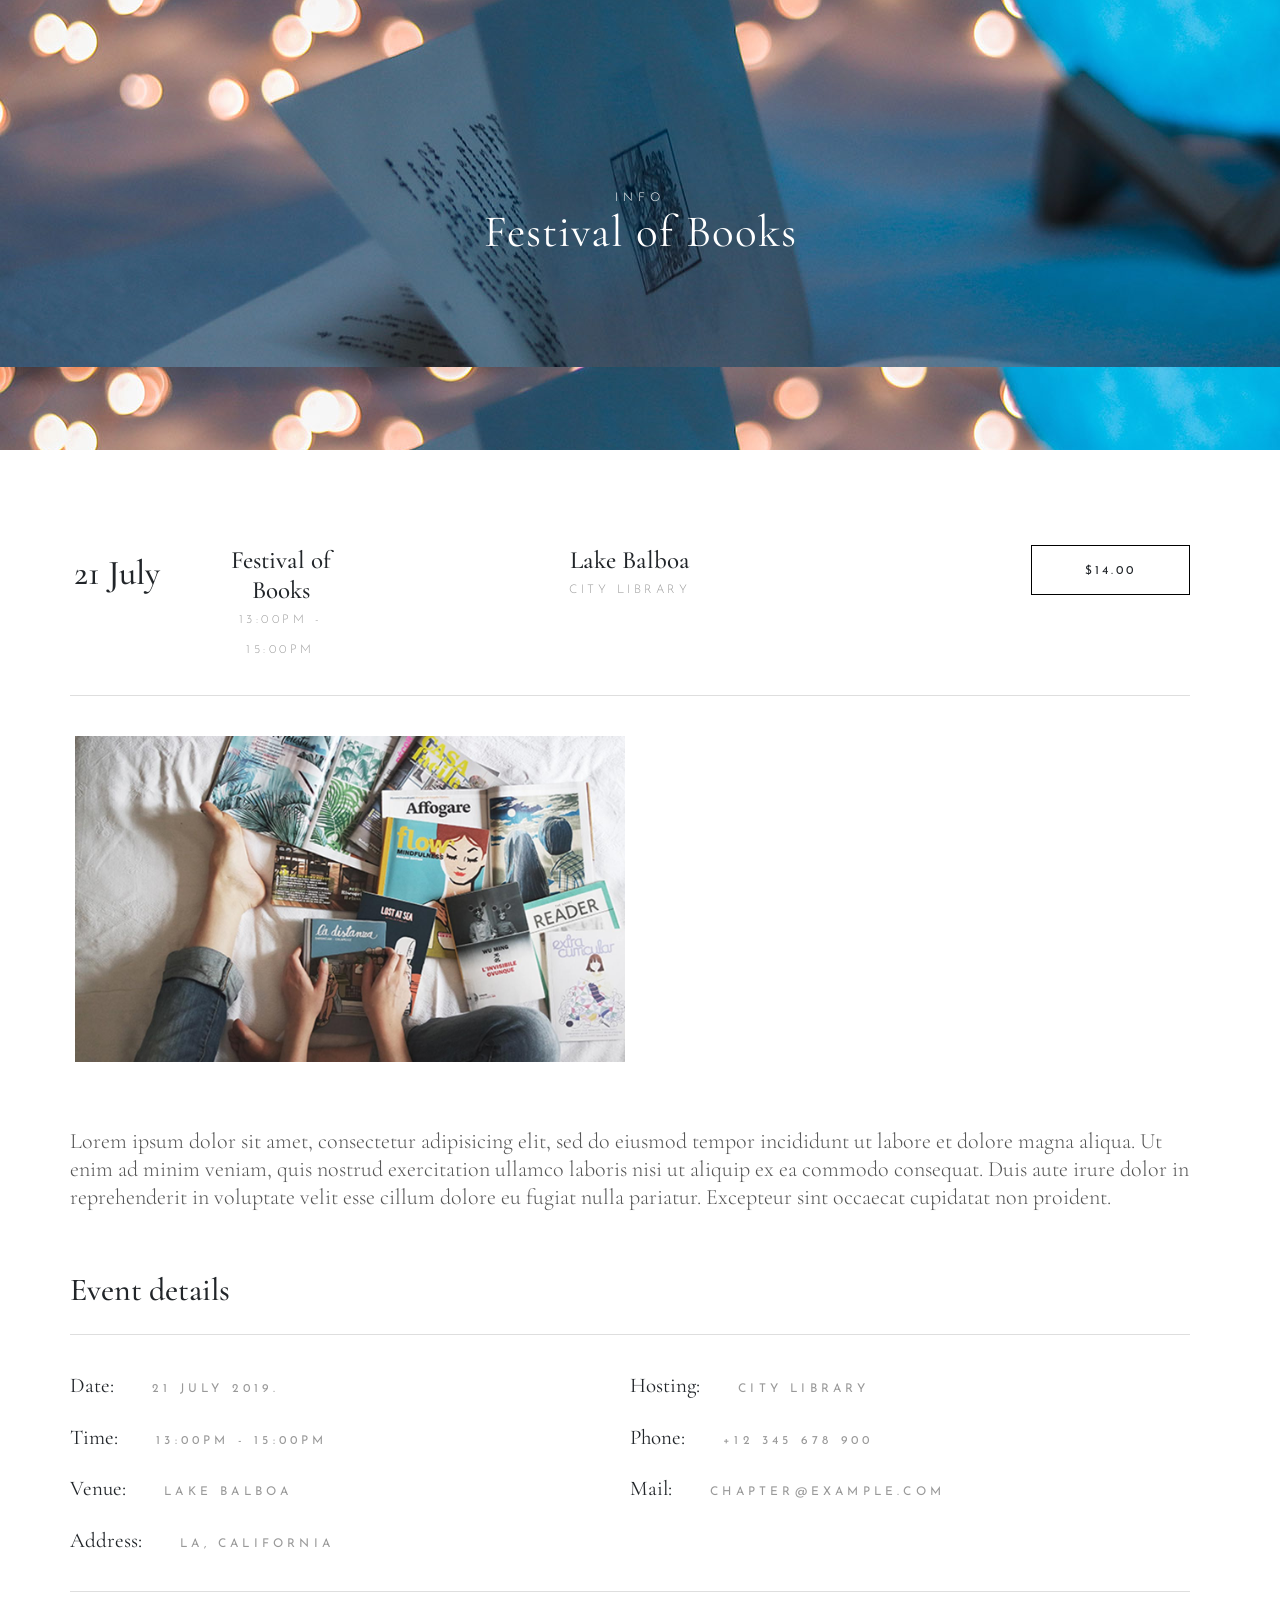
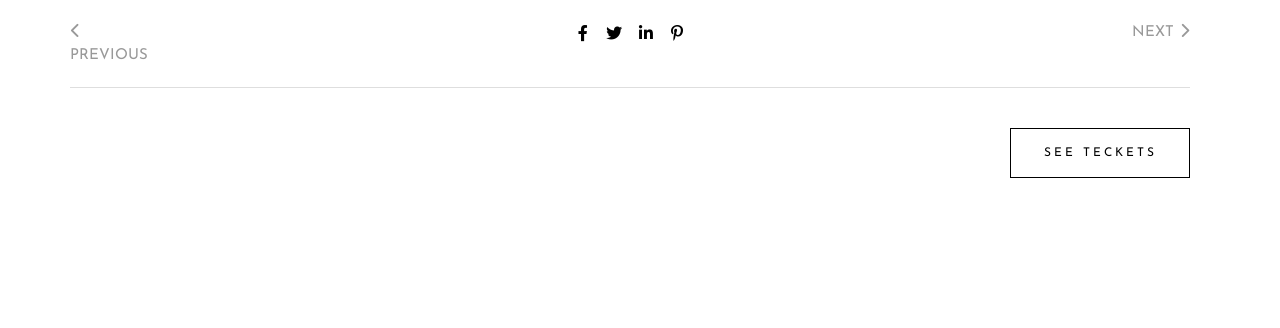
<file: event.html>
<!DOCTYPE html>
<html lang="en">
<head>
    <meta charset="UTF-8">
    <meta http-equiv="X-UA-Compatible" content="IE=edge">
    <meta name="viewport" content="width=device-width, initial-scale=1.0">
    
    <!-- link bootstrap 5 -->
    <link href="https://cdn.jsdelivr.net/npm/bootstrap@5.0.2/dist/css/bootstrap.min.css" rel="stylesheet" integrity="sha384-EVSTQN3/azprG1Anm3QDgpJLIm9Nao0Yz1ztcQTwFspd3yD65VohhpuuCOmLASjC" crossorigin="anonymous">

    <!-- google font links Cormorant Garamond -->
    <link rel="preconnect" href="https://fonts.googleapis.com">
    <link rel="preconnect" href="https://fonts.gstatic.com" crossorigin>
    <link href="https://fonts.googleapis.com/css2?family=Cormorant+Garamond:wght@300;400;500;600;700&display=swap" rel="stylesheet">

    <!-- google font links Josefin Sans -->
    <link rel="preconnect" href="https://fonts.googleapis.com">
    <link rel="preconnect" href="https://fonts.gstatic.com" crossorigin>
    <link href="https://fonts.googleapis.com/css2?family=Josefin+Sans:wght@100;200;300;400;500;600;700&display=swap" rel="stylesheet">

    <!-- font awesome v6 -->
    <link rel="stylesheet" href="assets/css/all.min.css">
    <!-- custom style -->
    <link rel="stylesheet" href="assets/css/custom.css">

    <title>Event single</title>
</head>
<body>
    <div id="disapear"></div>
    <div class="event-land row">
        <h6 class="col-12">info</h6>
        <h1 class="col-12">Festival of Books</h1>
    </div>
    <div class="container">
        <div class="event row">
            <div class="col-1"><h2>21 July</h2></div>
            <div class="col-2 ps-5">
                <h3>Festival of Books</h3>
                <p>13:00PM - 15:00PM</p>
            </div>
            <div class="col-2"></div>
            <div class="col-2">
                <h3>Lake Balboa</h3>
                <p>CITY LIBRARY</p>
            </div>
            <div class="col-3"></div>
            <div class="col-2"><span>$14.00</span></div>
        </div>
    </div>
    <div class="container">
        <div class="explain row">
            <div class="books-photo col-6">
                <img src="assets/images/event-single-image-5-1.jpg" alt="books on bed photo">
            </div>
            <div class="map col-6">
                <iframe class="ms-4" src="https://www.google.com/maps/embed?pb=!1m18!1m12!1m3!1d423286.27412200393!2d-118.13153883964392!3d34.02016129363937!2m3!1f0!2f0!3f0!3m2!1i1024!2i768!4f13.1!3m3!1m2!1s0x80c2c75ddc27da13%3A0xe22fdf6f254608f4!2z2YTZiNizINij2YbYrNmE2YjYs9iMINmD2KfZhNmK2YHZiNix2YbZitin2Iwg2KfZhNmI2YTYp9mK2KfYqiDYp9mE2YXYqtit2K_YqQ!5e0!3m2!1sar!2s!4v1673948451925!5m2!1sar!2s" width="620" height="379" style="border:0;" allowfullscreen="" loading="lazy" referrerpolicy="no-referrer-when-downgrade"></iframe>
            </div>
            <div class="ex-text col-12">
                <p>Lorem ipsum dolor sit amet, consectetur adipisicing elit, sed do eiusmod tempor incididunt ut labore et dolore magna aliqua. Ut enim ad minim veniam, quis nostrud exercitation ullamco laboris nisi ut aliquip ex ea commodo consequat. Duis aute irure dolor in reprehenderit in voluptate velit esse cillum dolore eu fugiat nulla pariatur. Excepteur sint occaecat cupidatat non proident.</p>
            </div>
            <div class="event-details">
                <h2>Event details</h2>
            </div>
            <div class="details-table row col-12">
                <div class="detail-item col-6"><p class="title">Date: </p><span class="item-content"> 21 JULY 2019.</span></div>
                <div class="detail-item col-6"><p class="title">Hosting: </p><span class="item-content"> CITY LIBRARY</span></div>
                <div class="detail-item col-6"><p class="title">Time: </p><span class="item-content"> 13:00PM - 15:00PM</span></div>
                <div class="detail-item col-6"><p class="title">Phone: </p><a href="tell:+12 345 678 900" class="item-content hoverd"> +12 345 678 900</a></div>
                <div class="detail-item col-6"><p class="title">Venue: </p><span class="item-content"> LAKE BALBOA</span></div>
                <div class="detail-item col-6"><p class="title">Mail: </p><a href="mailto:CHAPTER@EXAMPLE.COM" class="item-content hoverd"> CHAPTER@EXAMPLE.COM</a></div>
                <div class="detail-item col-6"><p class="title">Address: </p><span class="item-content hoverd"> LA, CALIFORNIA</span></div>
            </div>
            <div class="more row col-12">
                <a href="../html/bookSigning.html" class="previous col-1"><i class="fa-solid fa-chevron-left"></i> PREVIOUS</a>
                <div class="social col-4 row">
                    <span class="col-1"><a href="www.facebook.com"><i class="fa-brands fa-facebook-f"></i></a></span>
                    <span class="col-1"><a href="www.twitter.com"><i class="fa-brands fa-twitter"></i></a></span>
                    <span class="col-1"><a href="www.linkedIn.com"><i class="fa-brands fa-linkedin-in"></i></a></span>
                    <span class="col-1"><a href="www.pinterest.com"><i class="fa-brands fa-pinterest-p"></i></a></span>
                </div>
                <a href="html/bookFair.html" class="next col-1">NEXT <i class="fa-solid fa-chevron-right"></i></a>
            </div>
            <div class="btn-row row flex-row-reverse">
                <a href="#disapear" class="ancor col-2">SEE TECKETS</a>
            </div>
        </div>
    </div>
</body>
</html>
</file>
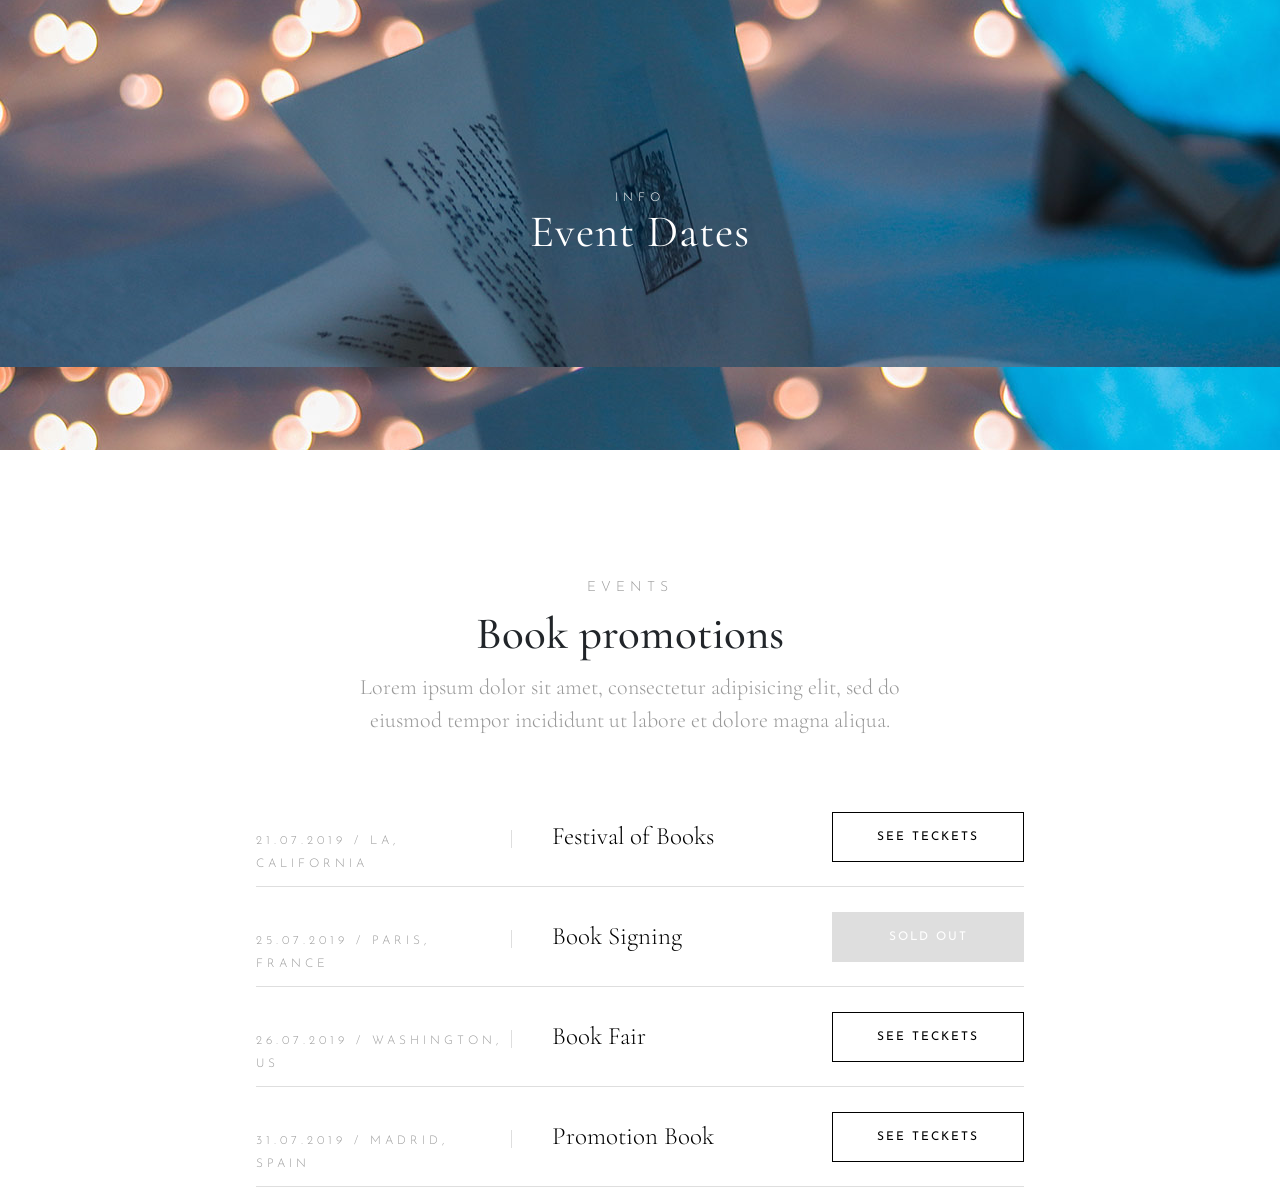
<file: eventDate.html>
<!DOCTYPE html>
<html lang="en">
<head>
    <meta charset="UTF-8">
    <meta http-equiv="X-UA-Compatible" content="IE=edge">
    <meta name="viewport" content="width=device-width, initial-scale=1.0">
    
    <!-- link bootstrap 5 -->
    <link href="https://cdn.jsdelivr.net/npm/bootstrap@5.0.2/dist/css/bootstrap.min.css" rel="stylesheet" integrity="sha384-EVSTQN3/azprG1Anm3QDgpJLIm9Nao0Yz1ztcQTwFspd3yD65VohhpuuCOmLASjC" crossorigin="anonymous">

    <!-- google font links Cormorant Garamond -->
    <link rel="preconnect" href="https://fonts.googleapis.com">
    <link rel="preconnect" href="https://fonts.gstatic.com" crossorigin>
    <link href="https://fonts.googleapis.com/css2?family=Cormorant+Garamond:wght@300;400;500;600;700&display=swap" rel="stylesheet">

    <!-- google font links Josefin Sans -->
    <link rel="preconnect" href="https://fonts.googleapis.com">
    <link rel="preconnect" href="https://fonts.gstatic.com" crossorigin>
    <link href="https://fonts.googleapis.com/css2?family=Josefin+Sans:wght@100;200;300;400;500;600;700&display=swap" rel="stylesheet">

    <!-- font awesome v6 -->
    <link rel="stylesheet" href="assets/css/all.min.css">
    <!-- custom style -->
    <link rel="stylesheet" href="assets/css/custom.css">
    <!-- custom style for event dates -->
    <link rel="stylesheet" href="assets/css/dates.css">

    <title>Event single</title>
</head>
<body>
    <div id="disapear"></div>
    <div class="event-land row">
        <h6 class="col-12">info</h6>
        <h1 class="col-12">Event Dates</h1>
    </div>

    <!-- heading section -->

    <div class="container">
        <div class="heading row">
            <h6 class="col-12">events</h6>
            <h2 class="col-12">Book promotions</h2>
            <p class="col-12">Lorem ipsum dolor sit amet, consectetur adipisicing elit, sed do eiusmod tempor incididunt ut labore et dolore magna aliqua.</p>
        </div>
    </div>

    <!-- tickets section -->

    <div class="myContainer">
        <div class="tichets row">
            <div class="col-4"><p>21.07.2019 / LA, CALIFORNIA</p></div>
            <h3 class="col-4"><a href="#" target="_blank">Festival of Books</a></h3>
            <div class="col-3">
                <div class="btn-row row flex-row-reverse col-12">
                    <a href="#disapear" class="ancor col-12">SEE TECKETS</a>
                </div>
            </div>
        </div>
        <div class="tichets row">
            <div class="col-4"><p>25.07.2019 / PARIS, FRANCE</p></div>
            <h3 class="col-4"><a href="#" target="_blank">Book Signing</a></h3>
            <div class="col-3">
                <div class="btn-row row flex-row-reverse col-12">
                    <a href="#disapear" id="disable" class="ancor col-12">SOLD OUT</a>
                </div>
            </div>
        </div>
        <div class="tichets row">
            <div class="col-4"><p id="padd">26.07.2019 / WASHINGTON, US</p></div>
            <h3 class="col-4"><a href="#" target="_blank">Book Fair</a></h3>
            <div class="col-3">
                <div class="btn-row row flex-row-reverse col-12">
                    <a href="#disapear" class="ancor col-12">SEE TECKETS</a>
                </div>
            </div>
        </div>
        <div class="tichets row">
            <div class="col-4"><p>31.07.2019 / MADRID, SPAIN</p></div>
            <h3 class="col-4"><a href="#" target="_blank">Promotion Book</a></h3>
            <div class="col-3">
                <div class="btn-row row flex-row-reverse col-12">
                    <a href="#disapear" class="ancor col-12">SEE TECKETS</a>
                </div>
            </div>
        </div>
    </div>
</body>
</html>
</file>
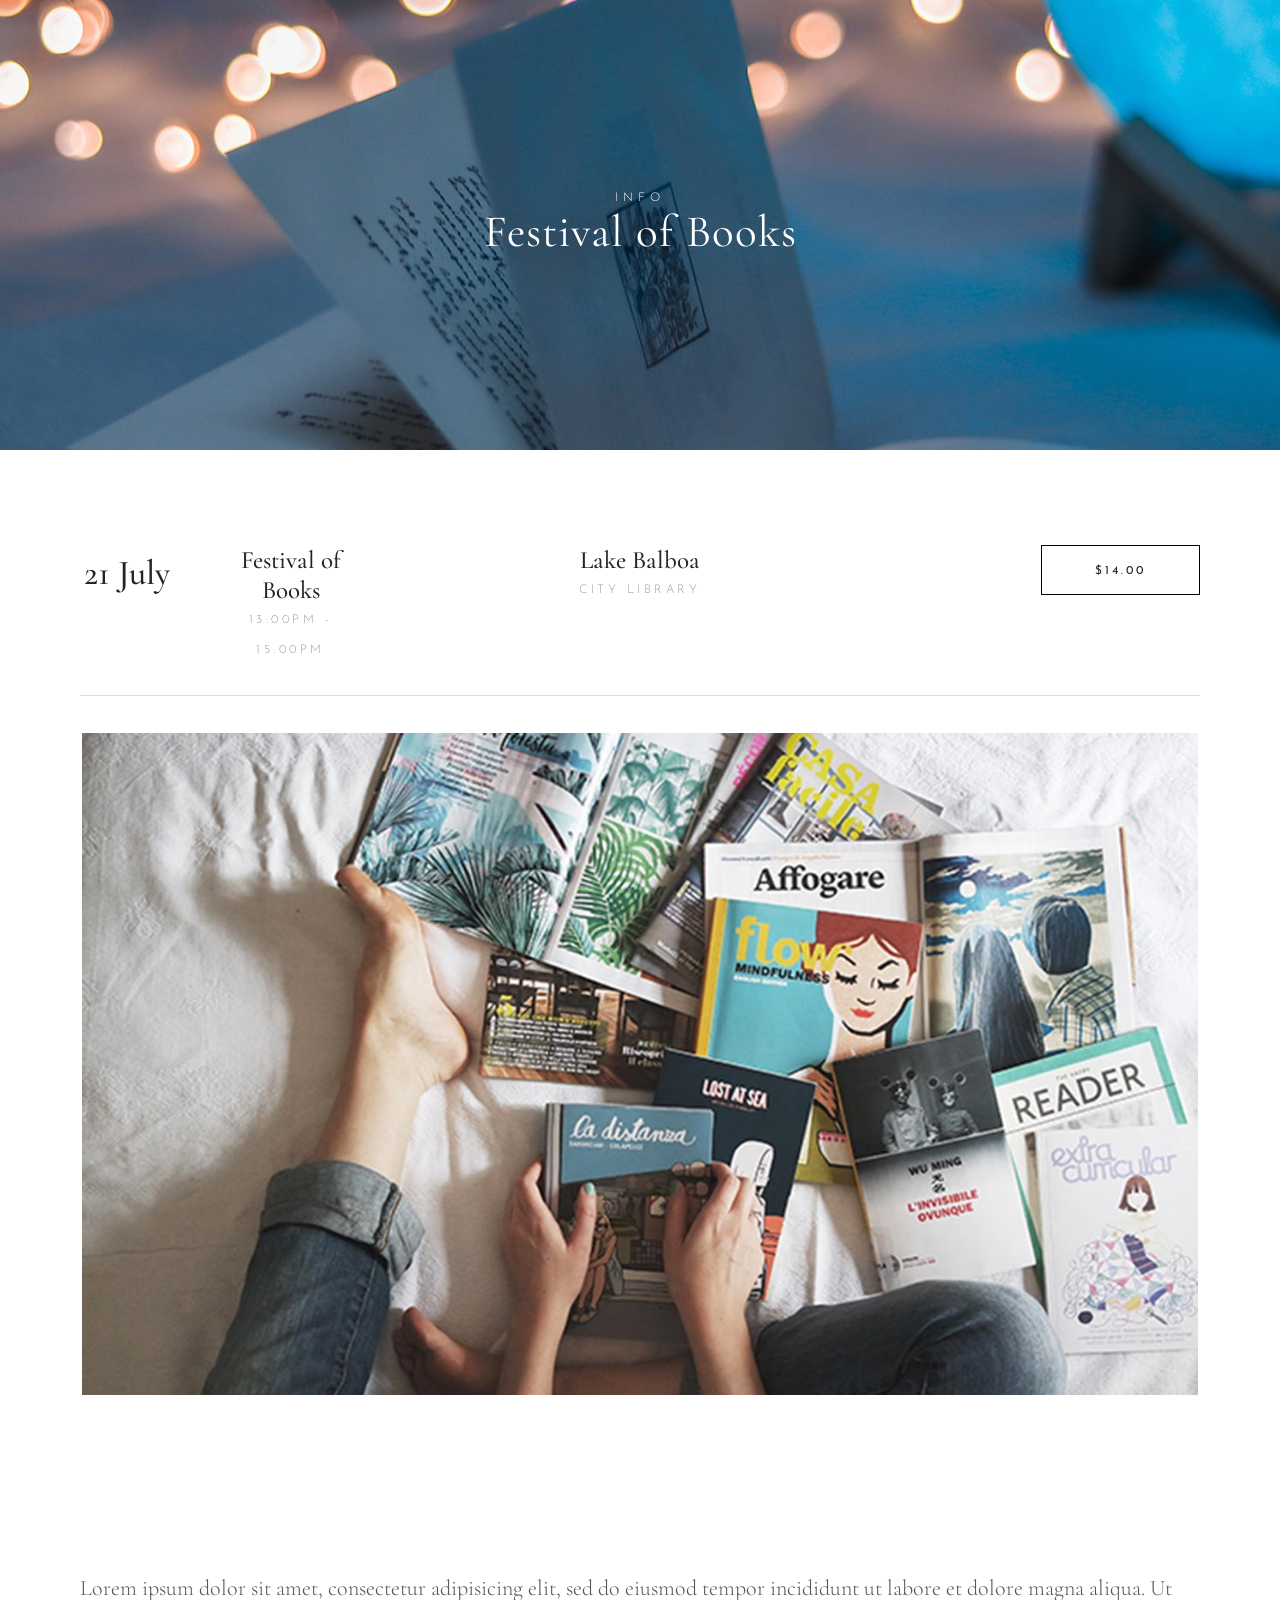
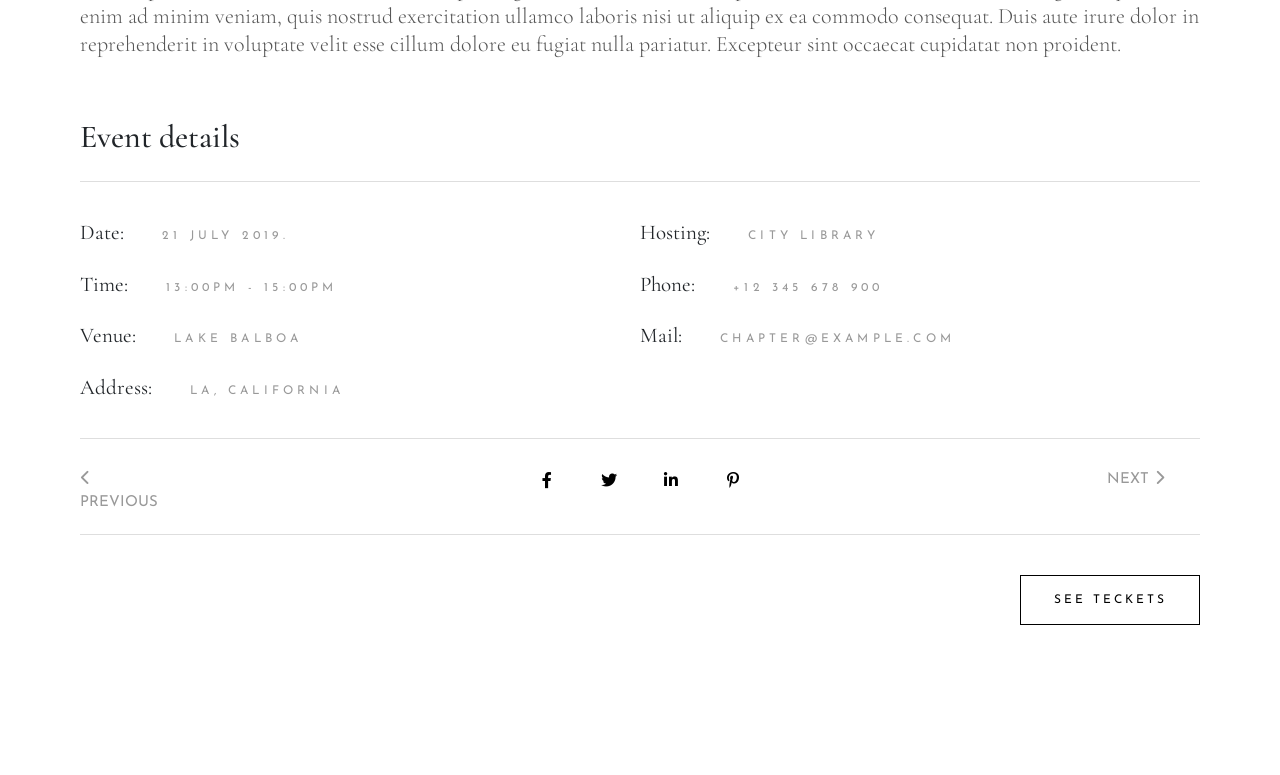
<file: event/event.html>
<!DOCTYPE html>
<html lang="en">
<head>
    <meta charset="UTF-8">
    <meta http-equiv="X-UA-Compatible" content="IE=edge">
    <meta name="viewport" content="width=device-width, initial-scale=1.0">
    
    <!-- link bootstrap 5 -->
    <link href="https://cdn.jsdelivr.net/npm/bootstrap@5.0.2/dist/css/bootstrap.min.css" rel="stylesheet" integrity="sha384-EVSTQN3/azprG1Anm3QDgpJLIm9Nao0Yz1ztcQTwFspd3yD65VohhpuuCOmLASjC" crossorigin="anonymous">

    <!-- google font links Cormorant Garamond -->
    <link rel="preconnect" href="https://fonts.googleapis.com">
    <link rel="preconnect" href="https://fonts.gstatic.com" crossorigin>
    <link href="https://fonts.googleapis.com/css2?family=Cormorant+Garamond:wght@300;400;500;600;700&display=swap" rel="stylesheet">

    <!-- google font links Josefin Sans -->
    <link rel="preconnect" href="https://fonts.googleapis.com">
    <link rel="preconnect" href="https://fonts.gstatic.com" crossorigin>
    <link href="https://fonts.googleapis.com/css2?family=Josefin+Sans:wght@100;200;300;400;500;600;700&display=swap" rel="stylesheet">

    <!-- font awesome v6 -->
    <link rel="stylesheet" href="assets/css/all.min.css">
    <!-- custom style -->
    <link rel="stylesheet" href="assets/css/custom.css">

    <title>Event single</title>
</head>
<body>
    <div id="disapear"></div>
    <div class="event-land row">
        <h6 class="col-12">info</h6>
        <h1 class="col-12">Festival of Books</h1>
    </div>
    <div class="container">
        <div class="event row">
            <div class="col-1"><h2>21 July</h2></div>
            <div class="col-2 ps-5">
                <h3>Festival of Books</h3>
                <p>13:00PM - 15:00PM</p>
            </div>
            <div class="col-2 empty"></div>
            <div class="col-2">
                <h3>Lake Balboa</h3>
                <p>CITY LIBRARY</p>
            </div>
            <div class="col-3 oneSpace"></div>
            <div class="col-2"><span>$14.00</span></div>
        </div>
    </div>
    <div class="container">
        <div class="explain row">
            <div class="books-photo col-6 col-md-12 col-sm-12">
                <img src="assets/images/event-single-image-5-1.jpg" alt="books on bed photo">
            </div>
            <div class="map col-6 col-md-12 col-sm-12 mg-0 mt-3">
                <iframe src="https://www.google.com/maps/embed?pb=!1m18!1m12!1m3!1d423286.27412200393!2d-118.13153883964392!3d34.02016129363937!2m3!1f0!2f0!3f0!3m2!1i1024!2i768!4f13.1!3m3!1m2!1s0x80c2c75ddc27da13%3A0xe22fdf6f254608f4!2z2YTZiNizINij2YbYrNmE2YjYs9iMINmD2KfZhNmK2YHZiNix2YbZitin2Iwg2KfZhNmI2YTYp9mK2KfYqiDYp9mE2YXYqtit2K_YqQ!5e0!3m2!1sar!2s!4v1673948451925!5m2!1sar!2s" width="620" height="379" style="border:0;" allowfullscreen="" loading="lazy" referrerpolicy="no-referrer-when-downgrade"></iframe>
            </div>
            <div class="ex-text col-12">
                <p>Lorem ipsum dolor sit amet, consectetur adipisicing elit, sed do eiusmod tempor incididunt ut labore et dolore magna aliqua. Ut enim ad minim veniam, quis nostrud exercitation ullamco laboris nisi ut aliquip ex ea commodo consequat. Duis aute irure dolor in reprehenderit in voluptate velit esse cillum dolore eu fugiat nulla pariatur. Excepteur sint occaecat cupidatat non proident.</p>
            </div>
            <div class="event-details">
                <h2>Event details</h2>
            </div>
            <div class="details-table row col-12">
                <div class="detail-item col-6"><p class="title">Date: </p><span class="item-content"> 21 JULY 2019.</span></div>
                <div class="detail-item col-6"><p class="title">Hosting: </p><span class="item-content"> CITY LIBRARY</span></div>
                <div class="detail-item col-6"><p class="title">Time: </p><span class="item-content"> 13:00PM - 15:00PM</span></div>
                <div class="detail-item col-6"><p class="title">Phone: </p><a href="tell:+12 345 678 900" class="item-content hoverd"> +12 345 678 900</a></div>
                <div class="detail-item col-6"><p class="title">Venue: </p><span class="item-content"> LAKE BALBOA</span></div>
                <div class="detail-item col-6"><p class="title">Mail: </p><a href="mailto:CHAPTER@EXAMPLE.COM" class="item-content hoverd"> CHAPTER@EXAMPLE.COM</a></div>
                <div class="detail-item col-6"><p class="title">Address: </p><span class="item-content hoverd"> LA, CALIFORNIA</span></div>
            </div>
            <div class="more row col-12">
                <a href="./html/bookSigning.html" class="previous col-1"><i class="fa-solid fa-chevron-left"></i> PREVIOUS</a>
                <div class="social col-4 row">
                    <span class="col-1 col-sm-2"><a href="www.facebook.com"><i class="fa-brands fa-facebook-f"></i></a></span>
                    <span class="col-1 col-sm-2"><a href="www.twitter.com"><i class="fa-brands fa-twitter"></i></a></span>
                    <span class="col-1 col-sm-2"><a href="www.linkedIn.com"><i class="fa-brands fa-linkedin-in"></i></a></span>
                    <span class="col-1 col-sm-2"><a href="www.pinterest.com"><i class="fa-brands fa-pinterest-p"></i></a></span>
                </div>
                <a href="./html/bookFair.html" class="next col-1">NEXT <i class="fa-solid fa-chevron-right"></i></a>
            </div>
            <div class="btn-row row flex-row-reverse">
                <a href="#disapear" class="ancor col-2 col-md-3 col-sm-3">SEE TECKETS</a>
            </div>
        </div>
    </div>
</body>
</html>
</file>
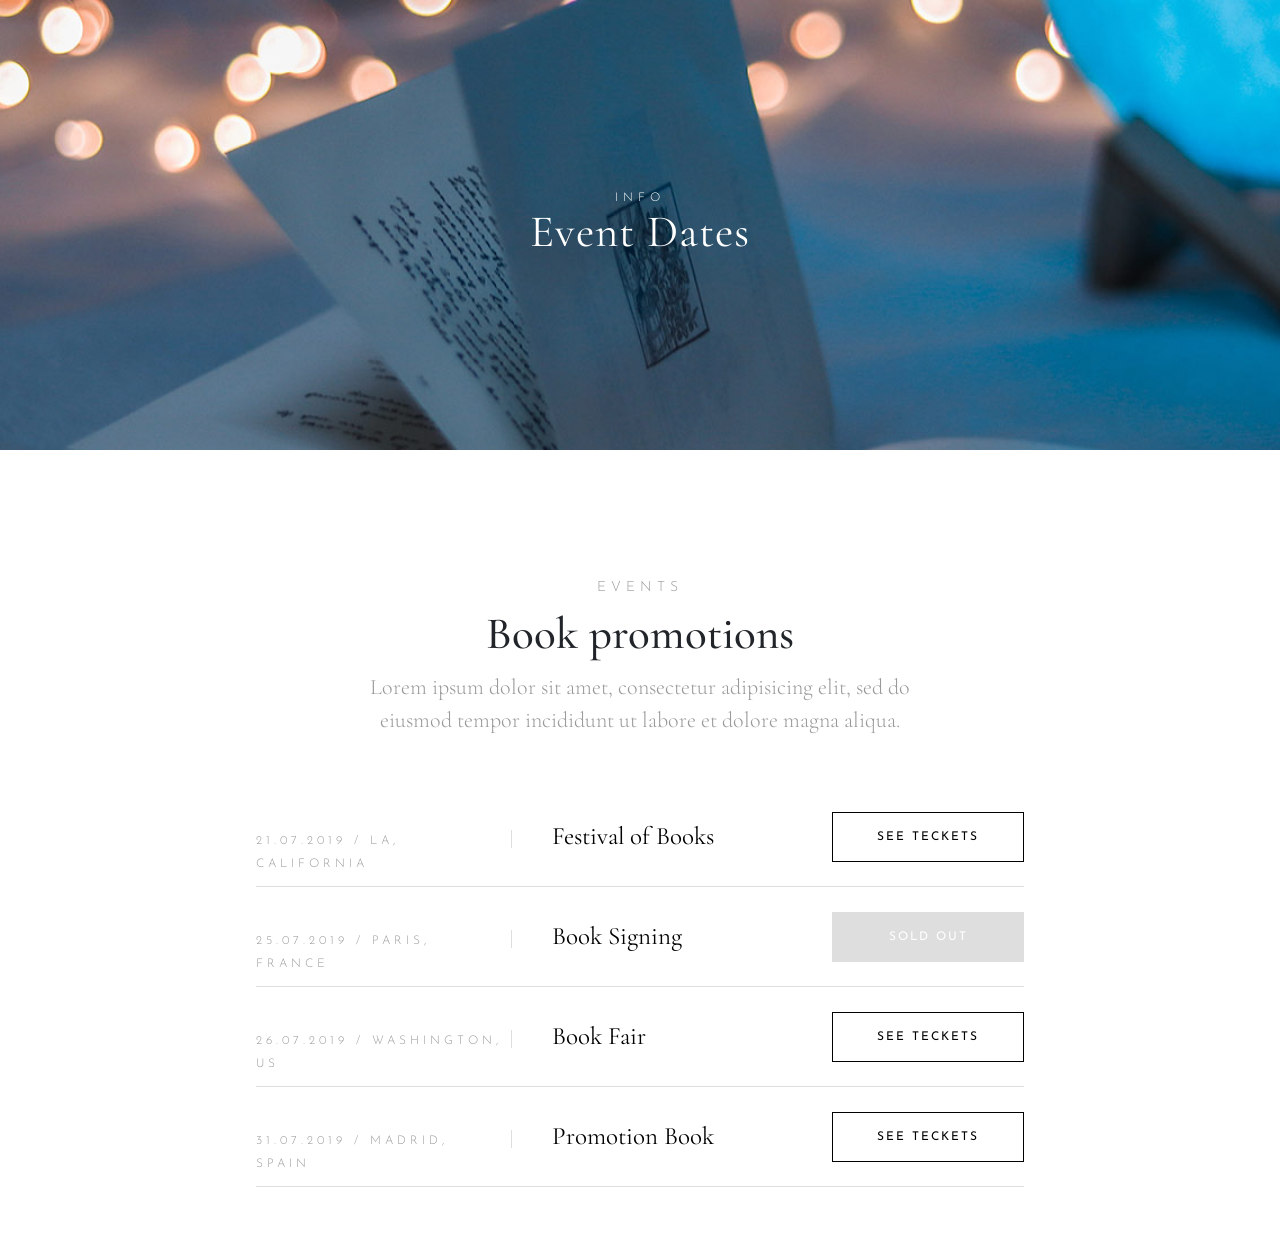
<file: event/eventDate.html>
<!DOCTYPE html>
<html lang="en">
<head>
    <meta charset="UTF-8">
    <meta http-equiv="X-UA-Compatible" content="IE=edge">
    <meta name="viewport" content="width=device-width, initial-scale=1.0">
    
    <!-- link bootstrap 5 -->
    <link href="https://cdn.jsdelivr.net/npm/bootstrap@5.0.2/dist/css/bootstrap.min.css" rel="stylesheet" integrity="sha384-EVSTQN3/azprG1Anm3QDgpJLIm9Nao0Yz1ztcQTwFspd3yD65VohhpuuCOmLASjC" crossorigin="anonymous">

    <!-- google font links Cormorant Garamond -->
    <link rel="preconnect" href="https://fonts.googleapis.com">
    <link rel="preconnect" href="https://fonts.gstatic.com" crossorigin>
    <link href="https://fonts.googleapis.com/css2?family=Cormorant+Garamond:wght@300;400;500;600;700&display=swap" rel="stylesheet">

    <!-- google font links Josefin Sans -->
    <link rel="preconnect" href="https://fonts.googleapis.com">
    <link rel="preconnect" href="https://fonts.gstatic.com" crossorigin>
    <link href="https://fonts.googleapis.com/css2?family=Josefin+Sans:wght@100;200;300;400;500;600;700&display=swap" rel="stylesheet">

    <!-- font awesome v6 -->
    <link rel="stylesheet" href="assets/css/all.min.css">
    <!-- custom style -->
    <link rel="stylesheet" href="assets/css/custom.css">
    <!-- custom style for event dates -->
    <link rel="stylesheet" href="assets/css/dates.css">

    <title>Event single</title>
</head>
<body>

    

    <div id="disapear"></div>
    <div class="event-land row">
        <h6 class="col-12">info</h6>
        <h1 class="col-12">Event Dates</h1>
    </div>

    <!-- heading section -->

    <div class="container">
        <div class="heading row">
            <h6 class="col-12">events</h6>
            <h2 class="col-12">Book promotions</h2>
            <p class="col-12">Lorem ipsum dolor sit amet, consectetur adipisicing elit, sed do eiusmod tempor incididunt ut labore et dolore magna aliqua.</p>
        </div>
    </div>

    <!-- tickets section -->

    <div class="myContainer">
        <div class="tichets row">
            <div class="col-4 orderFirst sm-12"><p>21.07.2019 / LA, CALIFORNIA</p></div>
            <h3 class="col-4 orderThird sm-12"><a href="./eventDate.html" target="_blank">Festival of Books</a></h3>
            <div class="col-3 orderSeconed sm-12">
                <div class="btn-row row flex-row-reverse col-12">
                    <a href="#disapear" class="ancor col-12">SEE TECKETS</a>
                </div>
            </div>
        </div>
        <div class="tichets row">
            <div class="col-4 orderFirst sm-12"><p>25.07.2019 / PARIS, FRANCE</p></div>
            <h3 class="col-4 orderThird sm-12"><a href="./html/bookSigning.html" target="_blank">Book Signing</a></h3>
            <div class="col-3 orderSeconed sm-12">
                <div class="btn-row row flex-row-reverse col-12">
                    <a href="#disapear" id="disable" class="ancor col-12">SOLD OUT</a>
                </div>
            </div>
        </div>
        <div class="tichets row">
            <div class="col-4 orderFirst sm-12"><p id="padd">26.07.2019 / WASHINGTON, US</p></div>
            <h3 class="col-4 orderThird sm-12"><a href="./html/bookFair.html" target="_blank">Book Fair</a></h3>
            <div class="col-3 orderSeconed sm-12">
                <div class="btn-row row flex-row-reverse col-12">
                    <a href="#disapear" class="ancor col-12">SEE TECKETS</a>
                </div>
            </div>
        </div>
        <div class="tichets row">
            <div class="col-4 orderFirst sm-12"><p>31.07.2019 / MADRID, SPAIN</p></div>
            <h3 class="col-4 orderThird sm-12"><a href="./html/promotionBook.html" target="_blank">Promotion Book</a></h3>
            <div class="col-3 orderSeconed sm-12">
                <div class="btn-row row flex-row-reverse col-12">
                    <a href="#disapear" class="ancor col-12">SEE TECKETS</a>
                </div>
            </div>
        </div>
    </div>  
</body>
</html>
</file>
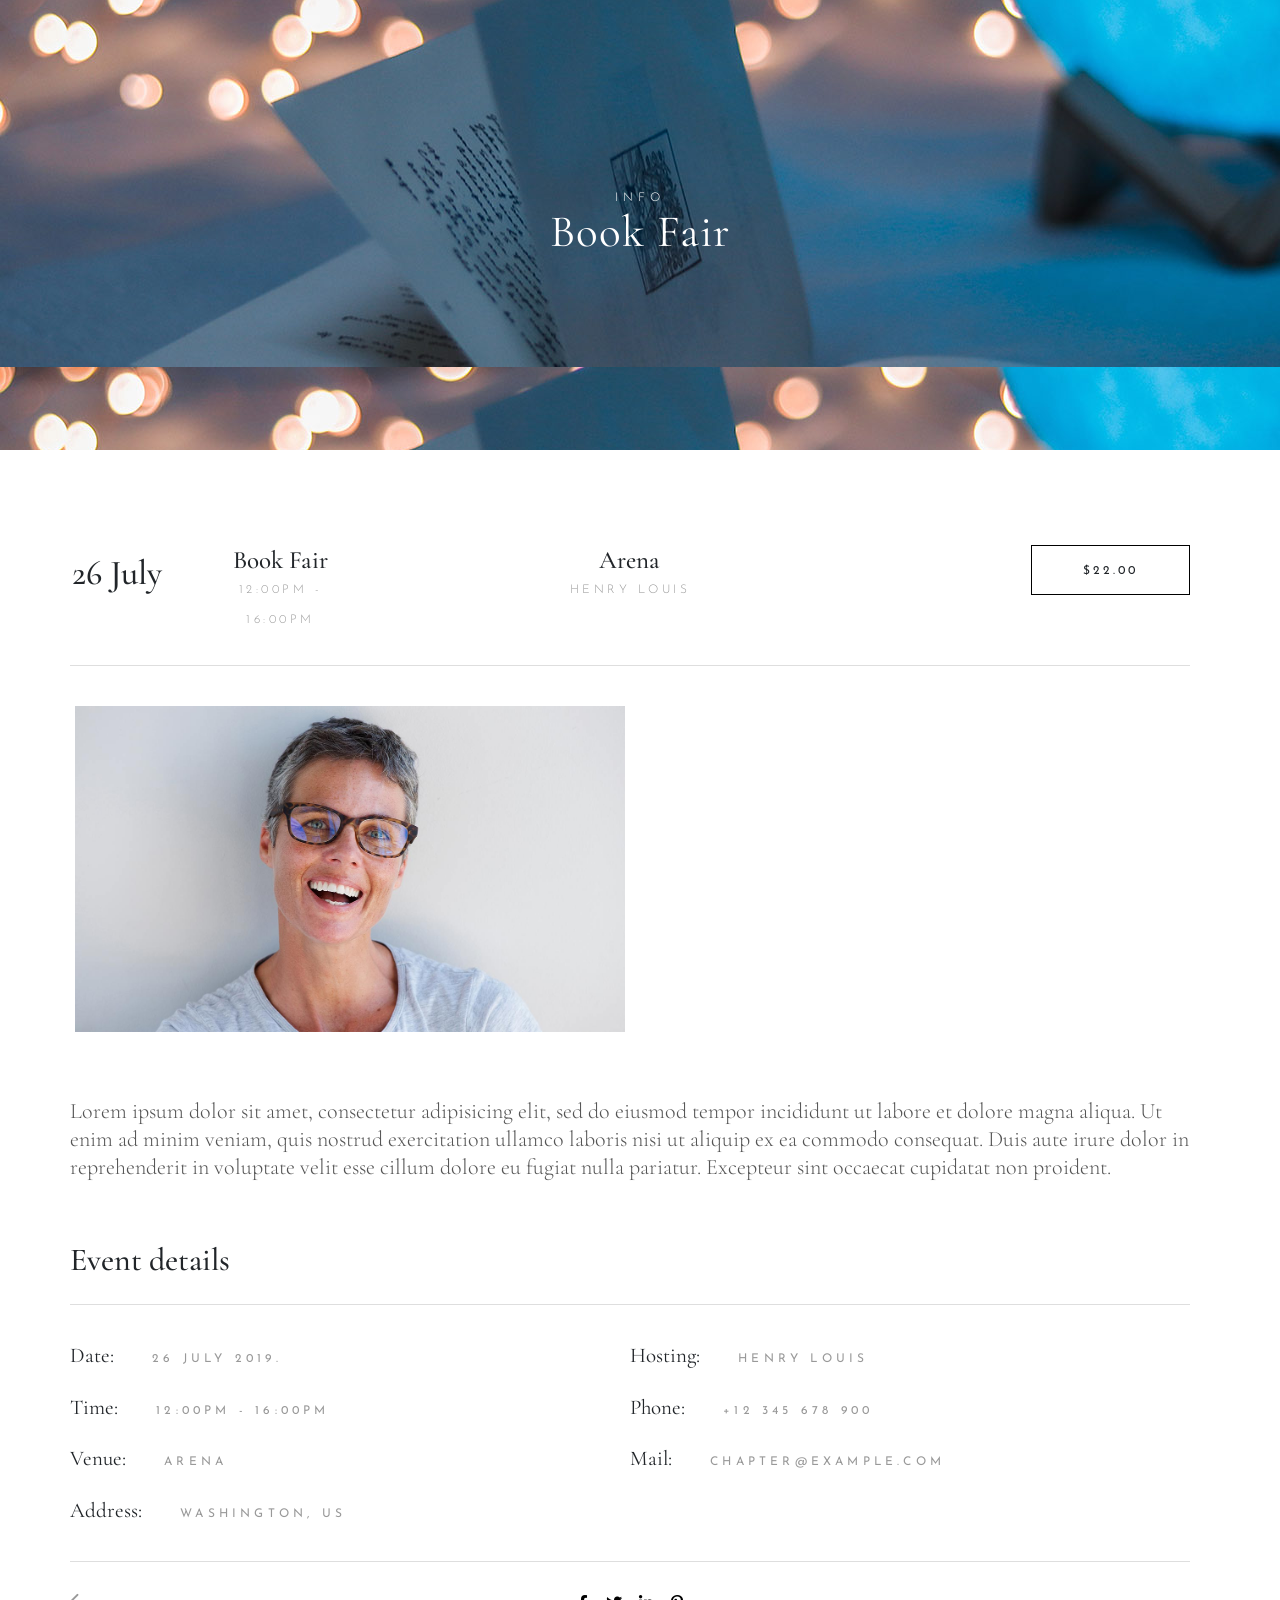
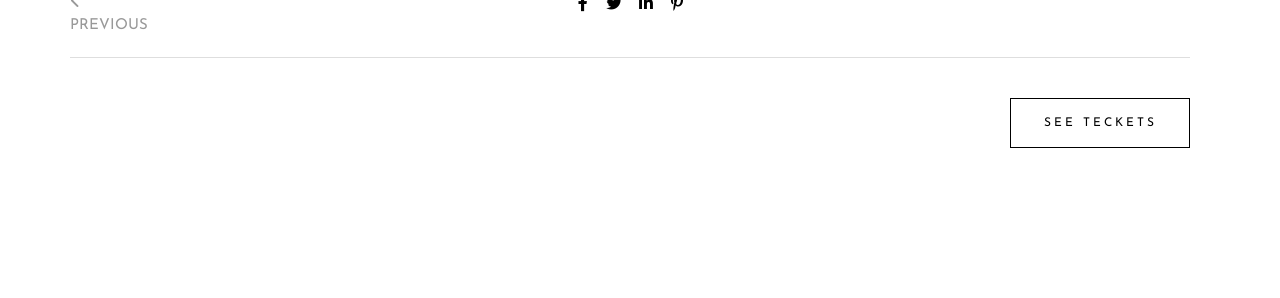
<file: html/bookFair.html>
<!DOCTYPE html>
<html lang="en">
<head>
    <meta charset="UTF-8">
    <meta http-equiv="X-UA-Compatible" content="IE=edge">
    <meta name="viewport" content="width=device-width, initial-scale=1.0">
    
    <!-- link bootstrap 5 -->
    <link href="https://cdn.jsdelivr.net/npm/bootstrap@5.0.2/dist/css/bootstrap.min.css" rel="stylesheet" integrity="sha384-EVSTQN3/azprG1Anm3QDgpJLIm9Nao0Yz1ztcQTwFspd3yD65VohhpuuCOmLASjC" crossorigin="anonymous">

    <!-- google font links Cormorant Garamond -->
    <link rel="preconnect" href="https://fonts.googleapis.com">
    <link rel="preconnect" href="https://fonts.gstatic.com" crossorigin>
    <link href="https://fonts.googleapis.com/css2?family=Cormorant+Garamond:wght@300;400;500;600;700&display=swap" rel="stylesheet">

    <!-- google font links Josefin Sans -->
    <link rel="preconnect" href="https://fonts.googleapis.com">
    <link rel="preconnect" href="https://fonts.gstatic.com" crossorigin>
    <link href="https://fonts.googleapis.com/css2?family=Josefin+Sans:wght@100;200;300;400;500;600;700&display=swap" rel="stylesheet">

    <!-- font awesome v6 -->
    <link rel="stylesheet" href="../assets/css/all.min.css">
    <!-- custom style -->
    <link rel="stylesheet" href="../assets/css/custom.css">

    <!-- custom for book fair -->
    <link rel="stylesheet" href="../assets/css/fair.css">

    <title>Book Fair</title>
</head>
<body>
    <div id="disapear"></div>
    <div class="event-land row">
        <h6 class="col-12">info</h6>
        <h1 class="col-12">Book Fair</h1>
    </div>
    <div class="container">
        <div class="event row">
            <div class="col-1"><h2>26 July</h2></div>
            <div class="col-2 ps-5">
                <h3>Book Fair</h3>
                <p>12:00PM - 16:00PM</p>
            </div>
            <div class="col-2"></div>
            <div class="col-2">
                <h3>Arena</h3>
                <p>HENRY LOUIS</p>
            </div>
            <div class="col-3"></div>
            <div class="col-2"><span>$22.00</span></div>
        </div>
    </div>
    <div class="container">
        <div class="explain row">
            <div class="books-photo col-6">
                <img src="../assets/images/event-single-image-1-1.jpg" alt="books on bed photo">
            </div>
            <div class="map col-6">
                <iframe class="ms-4" src="https://www.google.com/maps/embed?pb=!1m18!1m12!1m3!1d2773037.497019303!2d-118.63923028708012!3d47.254834469475696!2m3!1f0!2f0!3f0!3m2!1i1024!2i768!4f13.1!3m3!1m2!1s0x5485e5ffe7c3b0f9%3A0x944278686c5ff3ba!2z2YjYp9i02YbYt9mG2Iwg2KfZhNmI2YTYp9mK2KfYqiDYp9mE2YXYqtit2K_YqQ!5e0!3m2!1sar!2s!4v1674805191950!5m2!1sar!2s" width="620" height="379" style="border:0;" allowfullscreen="" loading="lazy" referrerpolicy="no-referrer-when-downgrade"></iframe>
            </div>
            <div class="ex-text col-12">
                <p>Lorem ipsum dolor sit amet, consectetur adipisicing elit, sed do eiusmod tempor incididunt ut labore et dolore magna aliqua. Ut enim ad minim veniam, quis nostrud exercitation ullamco laboris nisi ut aliquip ex ea commodo consequat. Duis aute irure dolor in reprehenderit in voluptate velit esse cillum dolore eu fugiat nulla pariatur. Excepteur sint occaecat cupidatat non proident.</p>
            </div>
            <div class="event-details">
                <h2>Event details</h2>
            </div>
            <div class="details-table row col-12">
                <div class="detail-item col-6"><p class="title">Date: </p><span class="item-content"> 26 JULY 2019.</span></div>
                <div class="detail-item col-6"><p class="title">Hosting: </p><span class="item-content"> HENRY LOUIS</span></div>
                <div class="detail-item col-6"><p class="title">Time: </p><span class="item-content"> 12:00PM - 16:00PM</span></div>
                <div class="detail-item col-6"><p class="title">Phone: </p><a href="tell:+12 345 678 900" class="item-content"> +12 345 678 900</a></div>
                <div class="detail-item col-6"><p class="title">Venue: </p><span class="item-content"> ARENA</span></div>
                <div class="detail-item col-6"><p class="title">Mail: </p><a href="mailto:CHAPTER@EXAMPLE.COM" class="item-content"> CHAPTER@EXAMPLE.COM</a></div>
                <div class="detail-item col-6"><p class="title">Address: </p><a href="https://www.google.com" class="item-content">  WASHINGTON, US</a></div>
            </div>
            <div class="more row col-12">
                <a href="../event.html" class="previous col-1"><i class="fa-solid fa-chevron-left"></i> PREVIOUS</a>
                <div class="social col-4 row">
                    <span class="col-1"><a href="www.facebook.com"><i class="fa-brands fa-facebook-f"></i></a></span>
                    <span class="col-1"><a href="www.twitter.com"><i class="fa-brands fa-twitter"></i></a></span>
                    <span class="col-1"><a href="www.linkedIn.com"><i class="fa-brands fa-linkedin-in"></i></a></span>
                    <span class="col-1"><a href="www.pinterest.com"><i class="fa-brands fa-pinterest-p"></i></a></span>
                </div>
                <a href="#" class="next col-1">NEXT <i class="fa-solid fa-chevron-right"></i></a>
            </div>
            <div class="btn-row row flex-row-reverse">
                <a href="#disapear" class="ancor col-2">SEE TECKETS</a>
            </div>
        </div>
    </div>
</body>
</html>
</file>
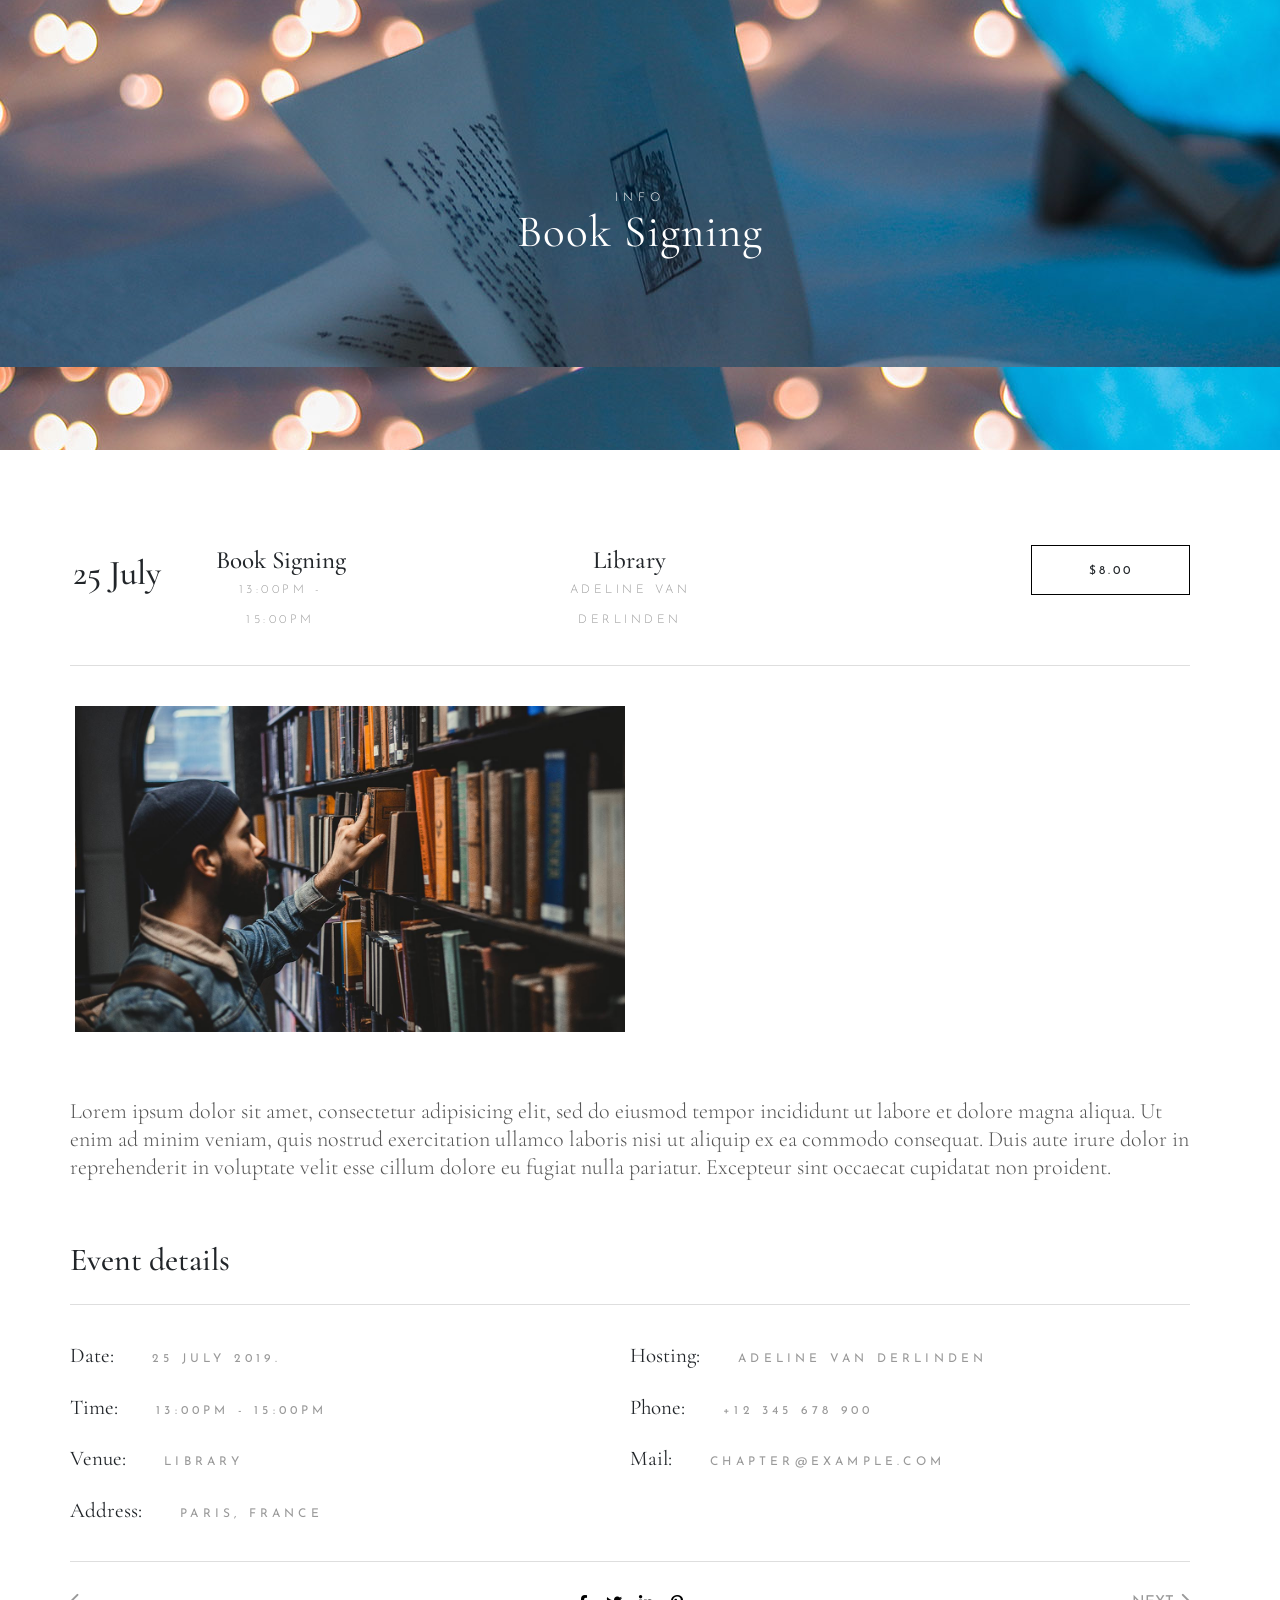
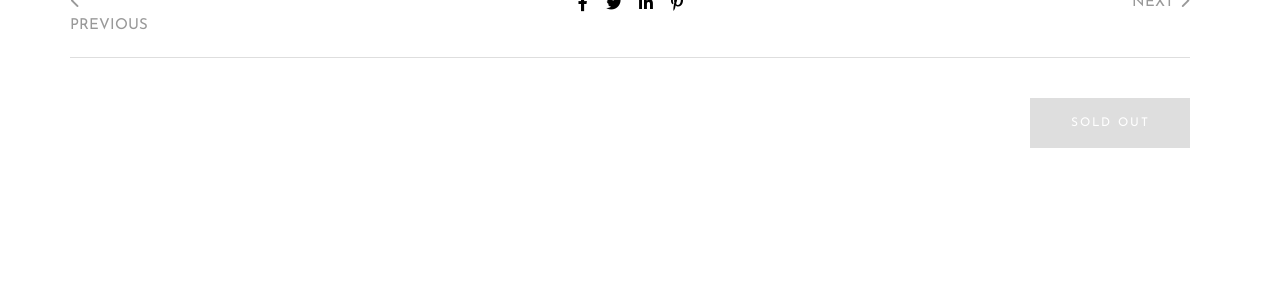
<file: html/bookSigning.html>
<!DOCTYPE html>
<html lang="en">
<head>
    <meta charset="UTF-8">
    <meta http-equiv="X-UA-Compatible" content="IE=edge">
    <meta name="viewport" content="width=device-width, initial-scale=1.0">
    
    <!-- link bootstrap 5 -->
    <link href="https://cdn.jsdelivr.net/npm/bootstrap@5.0.2/dist/css/bootstrap.min.css" rel="stylesheet" integrity="sha384-EVSTQN3/azprG1Anm3QDgpJLIm9Nao0Yz1ztcQTwFspd3yD65VohhpuuCOmLASjC" crossorigin="anonymous">

    <!-- google font links Cormorant Garamond -->
    <link rel="preconnect" href="https://fonts.googleapis.com">
    <link rel="preconnect" href="https://fonts.gstatic.com" crossorigin>
    <link href="https://fonts.googleapis.com/css2?family=Cormorant+Garamond:wght@300;400;500;600;700&display=swap" rel="stylesheet">

    <!-- google font links Josefin Sans -->
    <link rel="preconnect" href="https://fonts.googleapis.com">
    <link rel="preconnect" href="https://fonts.gstatic.com" crossorigin>
    <link href="https://fonts.googleapis.com/css2?family=Josefin+Sans:wght@100;200;300;400;500;600;700&display=swap" rel="stylesheet">

    <!-- font awesome v6 -->
    <link rel="stylesheet" href="../assets/css/all.min.css">
    <!-- custom style -->
    <link rel="stylesheet" href="../assets/css/custom.css">
    <!-- custom for book signing -->
    <link rel="stylesheet" href="../assets/css/signing.css">

    <title>Book Singing</title>
</head>
<body>
    <div id="disapear"></div>
    <div class="event-land row">
        <h6 class="col-12">info</h6>
        <h1 class="col-12">Book Signing</h1>
    </div>
    <div class="container">
        <div class="event row">
            <div class="col-1"><h2>25 July</h2></div>
            <div class="col-2 ps-5">
                <h3>Book Signing</h3>
                <p>13:00PM - 15:00PM</p>
            </div>
            <div class="col-2"></div>
            <div class="col-2">
                <h3>Library</h3>
                <p>ADELINE VAN DERLINDEN</p>
            </div>
            <div class="col-3"></div>
            <div class="col-2"><span>$8.00</span></div>
        </div>
    </div>
    <div class="container">
        <div class="explain row">
            <div class="books-photo col-6">
                <img src="../assets/images/event-single-image-4.jpg" alt="books on bed photo">
            </div>
            <div class="map col-6">
                <iframe class="ms-4" src="https://www.google.com/maps/embed?pb=!1m18!1m12!1m3!1d56973.96327948982!2d2.39234874619397!3d48.861219649444!2m3!1f0!2f0!3f0!3m2!1i1024!2i768!4f13.1!3m3!1m2!1s0x47e66e1f06e2b70f%3A0x40b82c3688c9460!2z2KjYp9ix2YrYs9iMINmB2LHZhtiz2Kc!5e0!3m2!1sar!2s!4v1674805472186!5m2!1sar!2s" width="620" height="379" style="border:0;" allowfullscreen="" loading="lazy" referrerpolicy="no-referrer-when-downgrade"></iframe>
            </div>
            <div class="ex-text col-12">
                <p>Lorem ipsum dolor sit amet, consectetur adipisicing elit, sed do eiusmod tempor incididunt ut labore et dolore magna aliqua. Ut enim ad minim veniam, quis nostrud exercitation ullamco laboris nisi ut aliquip ex ea commodo consequat. Duis aute irure dolor in reprehenderit in voluptate velit esse cillum dolore eu fugiat nulla pariatur. Excepteur sint occaecat cupidatat non proident.</p>
            </div>
            <div class="event-details">
                <h2>Event details</h2>
            </div>
            <div class="details-table row col-12">
                <div class="detail-item col-6"><p class="title">Date: </p><span class="item-content"> 25 JULY 2019.</span></div>
                <div class="detail-item col-6"><p class="title">Hosting: </p><span class="item-content"> ADELINE VAN DERLINDEN</span></div>
                <div class="detail-item col-6"><p class="title">Time: </p><span class="item-content"> 13:00PM - 15:00PM</span></div>
                <div class="detail-item col-6"><p class="title">Phone: </p><a href="tell:+12 345 678 900" class="item-content"> +12 345 678 900</a></div>
                <div class="detail-item col-6"><p class="title">Venue: </p><span class="item-content"> LIBRARY</span></div>
                <div class="detail-item col-6"><p class="title">Mail: </p><a href="mailto:CHAPTER@EXAMPLE.COM" class="item-content"> CHAPTER@EXAMPLE.COM</a></div>
                <div class="detail-item col-6"><p class="title">Address: </p><a href="https://www.google.com" class="item-content">  PARIS, FRANCE</a></div>
            </div>
            <div class="more row col-12">
                <a href="./promotionBook.html" class="previous col-1"><i class="fa-solid fa-chevron-left"></i> PREVIOUS</a>
                <div class="social col-4 row">
                    <span class="col-1"><a href="www.facebook.com"><i class="fa-brands fa-facebook-f"></i></a></span>
                    <span class="col-1"><a href="www.twitter.com"><i class="fa-brands fa-twitter"></i></a></span>
                    <span class="col-1"><a href="www.linkedIn.com"><i class="fa-brands fa-linkedin-in"></i></a></span>
                    <span class="col-1"><a href="www.pinterest.com"><i class="fa-brands fa-pinterest-p"></i></a></span>
                </div>
                <a href="../event.html" class="next col-1">NEXT <i class="fa-solid fa-chevron-right"></i></a>
            </div>
            <div class="btn-row row flex-row-reverse">
                <a href="#disapear" class="ancor col-2">SOLD OUT</a>
            </div>
        </div>
    </div>
</body>
</html>
</file>
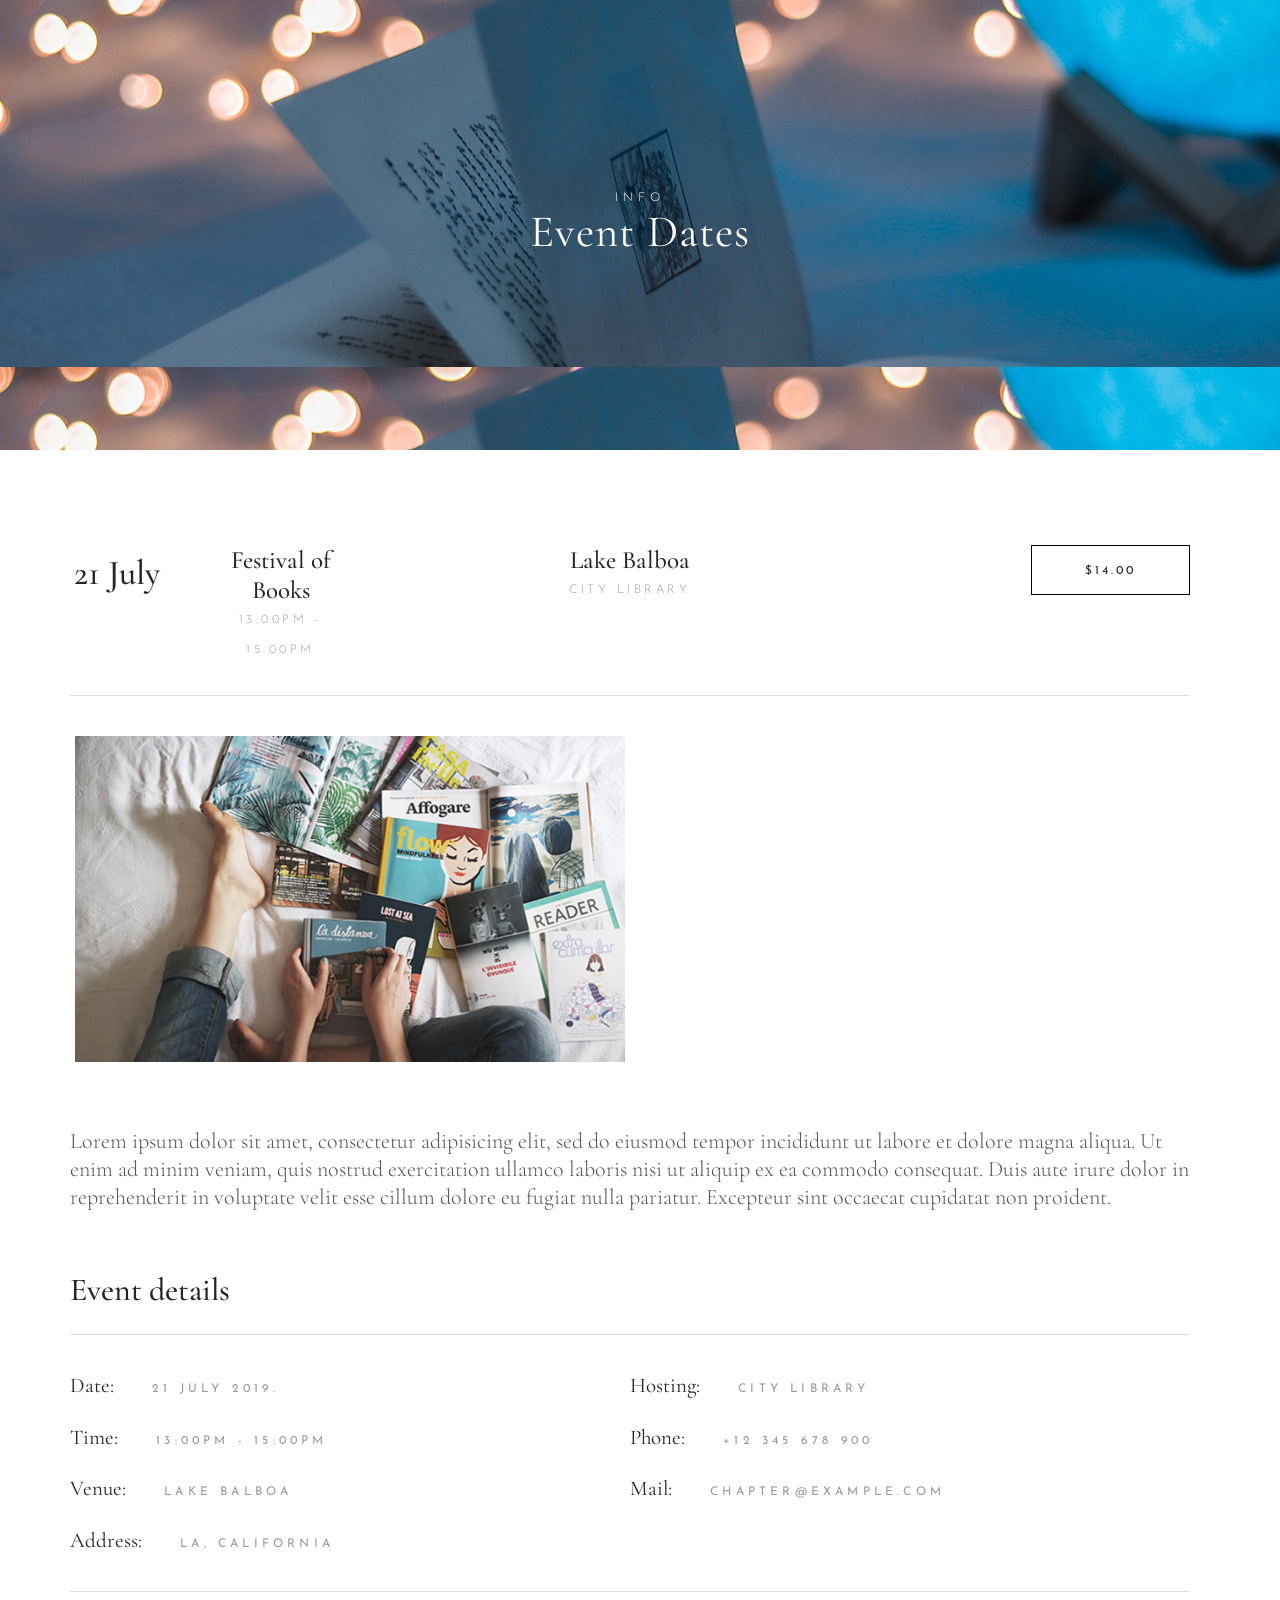
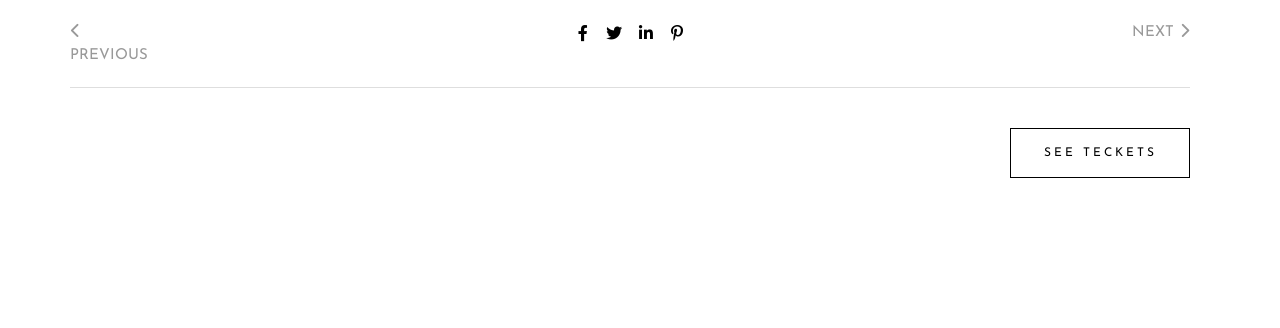
<file: html/datesEvent.html>
<!DOCTYPE html>
<html lang="en">
<head>
    <meta charset="UTF-8">
    <meta http-equiv="X-UA-Compatible" content="IE=edge">
    <meta name="viewport" content="width=device-width, initial-scale=1.0">
    
    <!-- link bootstrap 5 -->
    <link href="https://cdn.jsdelivr.net/npm/bootstrap@5.0.2/dist/css/bootstrap.min.css" rel="stylesheet" integrity="sha384-EVSTQN3/azprG1Anm3QDgpJLIm9Nao0Yz1ztcQTwFspd3yD65VohhpuuCOmLASjC" crossorigin="anonymous">

    <!-- google font links Cormorant Garamond -->
    <link rel="preconnect" href="https://fonts.googleapis.com">
    <link rel="preconnect" href="https://fonts.gstatic.com" crossorigin>
    <link href="https://fonts.googleapis.com/css2?family=Cormorant+Garamond:wght@300;400;500;600;700&display=swap" rel="stylesheet">

    <!-- google font links Josefin Sans -->
    <link rel="preconnect" href="https://fonts.googleapis.com">
    <link rel="preconnect" href="https://fonts.gstatic.com" crossorigin>
    <link href="https://fonts.googleapis.com/css2?family=Josefin+Sans:wght@100;200;300;400;500;600;700&display=swap" rel="stylesheet">

    <!-- font awesome v6 -->
    <link rel="stylesheet" href="../assets/css/all.min.css">
    <!-- custom style -->
    <link rel="stylesheet" href="../assets/css/custom.css">

    <title>Event single</title>
</head>
<body>
    <div id="disapear"></div>
    <div class="event-land row">
        <h6 class="col-12">info</h6>
        <h1 class="col-12">Event Dates</h1>
    </div>
    <div class="container">
        <div class="event row">
            <div class="col-1"><h2>21 July</h2></div>
            <div class="col-2 ps-5">
                <h3>Festival of Books</h3>
                <p>13:00PM - 15:00PM</p>
            </div>
            <div class="col-2"></div>
            <div class="col-2">
                <h3>Lake Balboa</h3>
                <p>CITY LIBRARY</p>
            </div>
            <div class="col-3"></div>
            <div class="col-2"><span>$14.00</span></div>
        </div>
    </div>
    <div class="container">
        <div class="explain row">
            <div class="books-photo col-6">
                <img src="../assets/images/event-single-image-5-1.jpg" alt="books on bed photo">
            </div>
            <div class="map col-6">
                <iframe class="ms-4" src="https://www.google.com/maps/embed?pb=!1m18!1m12!1m3!1d423286.27412200393!2d-118.13153883964392!3d34.02016129363937!2m3!1f0!2f0!3f0!3m2!1i1024!2i768!4f13.1!3m3!1m2!1s0x80c2c75ddc27da13%3A0xe22fdf6f254608f4!2z2YTZiNizINij2YbYrNmE2YjYs9iMINmD2KfZhNmK2YHZiNix2YbZitin2Iwg2KfZhNmI2YTYp9mK2KfYqiDYp9mE2YXYqtit2K_YqQ!5e0!3m2!1sar!2s!4v1673948451925!5m2!1sar!2s" width="620" height="379" style="border:0;" allowfullscreen="" loading="lazy" referrerpolicy="no-referrer-when-downgrade"></iframe>
            </div>
            <div class="ex-text col-12">
                <p>Lorem ipsum dolor sit amet, consectetur adipisicing elit, sed do eiusmod tempor incididunt ut labore et dolore magna aliqua. Ut enim ad minim veniam, quis nostrud exercitation ullamco laboris nisi ut aliquip ex ea commodo consequat. Duis aute irure dolor in reprehenderit in voluptate velit esse cillum dolore eu fugiat nulla pariatur. Excepteur sint occaecat cupidatat non proident.</p>
            </div>
            <div class="event-details">
                <h2>Event details</h2>
            </div>
            <div class="details-table row col-12">
                <div class="detail-item col-6"><p class="title">Date: </p><span class="item-content"> 21 JULY 2019.</span></div>
                <div class="detail-item col-6"><p class="title">Hosting: </p><span class="item-content"> CITY LIBRARY</span></div>
                <div class="detail-item col-6"><p class="title">Time: </p><span class="item-content"> 13:00PM - 15:00PM</span></div>
                <div class="detail-item col-6"><p class="title">Phone: </p><a href="tell:+12 345 678 900" class="item-content"> +12 345 678 900</a></div>
                <div class="detail-item col-6"><p class="title">Venue: </p><span class="item-content"> LAKE BALBOA</span></div>
                <div class="detail-item col-6"><p class="title">Mail: </p><a href="mailto:CHAPTER@EXAMPLE.COM" class="item-content"> CHAPTER@EXAMPLE.COM</a></div>
                <div class="detail-item col-6"><p class="title">Address: </p><a href="https://www.google.com" class="item-content"> LA, CALIFORNIA</a></div>
            </div>
            <div class="more row col-12">
                <a href="#" class="previous col-1"><i class="fa-solid fa-chevron-left"></i> PREVIOUS</a>
                <div class="social col-4 row">
                    <span class="col-1"><a href="www.facebook.com"><i class="fa-brands fa-facebook-f"></i></a></span>
                    <span class="col-1"><a href="www.twitter.com"><i class="fa-brands fa-twitter"></i></a></span>
                    <span class="col-1"><a href="www.linkedIn.com"><i class="fa-brands fa-linkedin-in"></i></a></span>
                    <span class="col-1"><a href="www.pinterest.com"><i class="fa-brands fa-pinterest-p"></i></a></span>
                </div>
                <a href="#" class="next col-1">NEXT <i class="fa-solid fa-chevron-right"></i></a>
            </div>
            <div class="btn-row row flex-row-reverse">
                <a href="#disapear" class="ancor col-2">SEE TECKETS</a>
            </div>
        </div>
    </div>
</body>
</html>
</file>
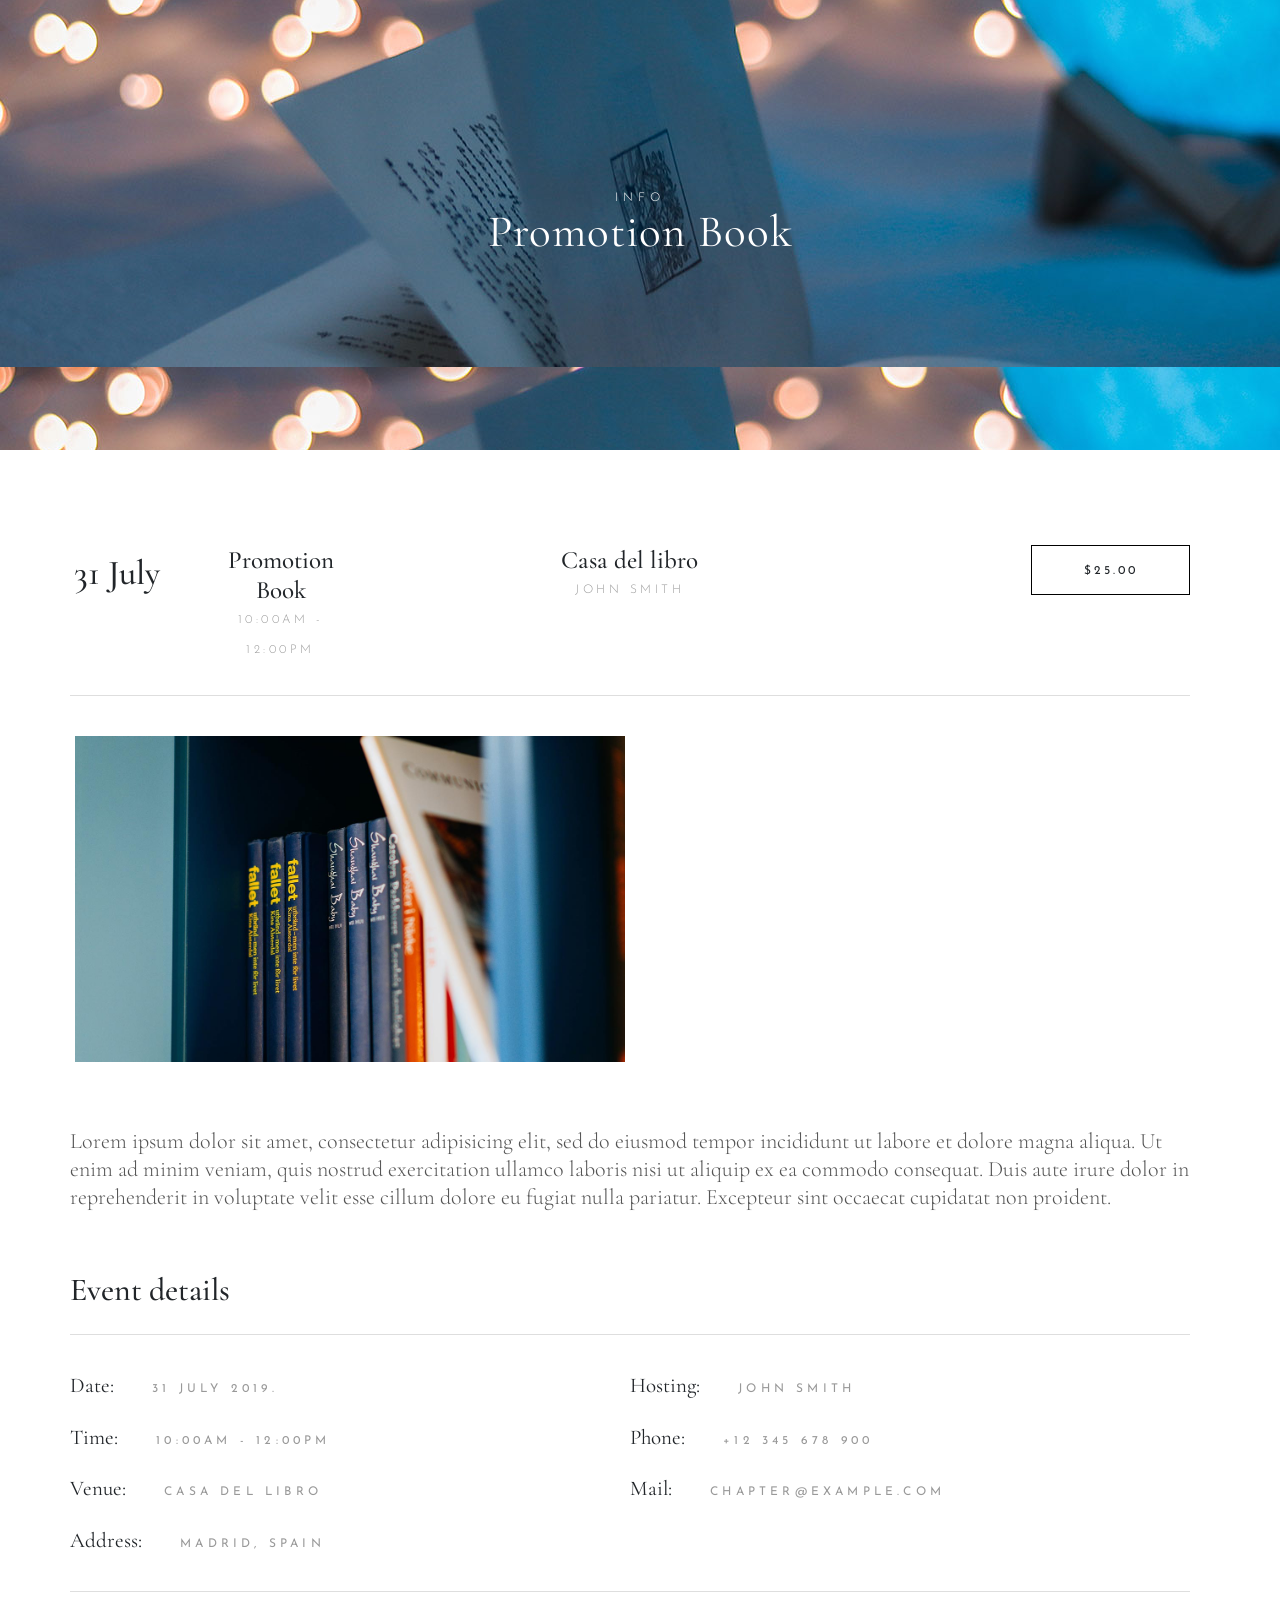
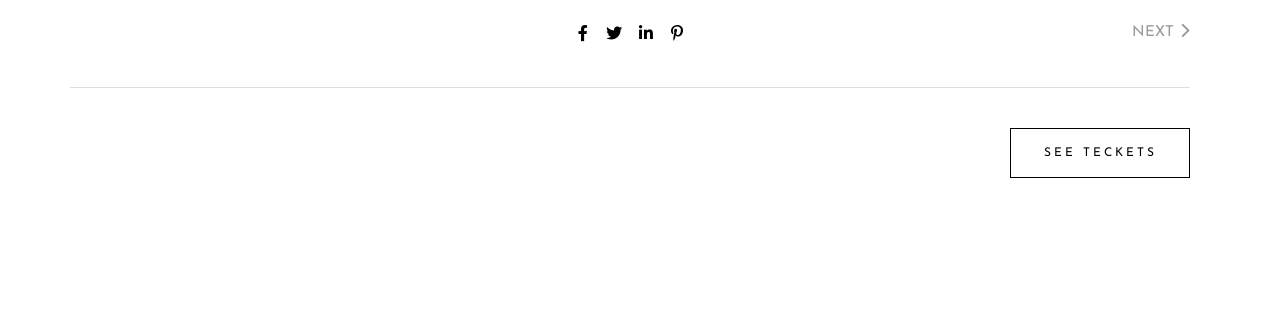
<file: html/promotionBook.html>
<!DOCTYPE html>
<html lang="en">
<head>
    <meta charset="UTF-8">
    <meta http-equiv="X-UA-Compatible" content="IE=edge">
    <meta name="viewport" content="width=device-width, initial-scale=1.0">
    
    <!-- link bootstrap 5 -->
    <link href="https://cdn.jsdelivr.net/npm/bootstrap@5.0.2/dist/css/bootstrap.min.css" rel="stylesheet" integrity="sha384-EVSTQN3/azprG1Anm3QDgpJLIm9Nao0Yz1ztcQTwFspd3yD65VohhpuuCOmLASjC" crossorigin="anonymous">

    <!-- google font links Cormorant Garamond -->
    <link rel="preconnect" href="https://fonts.googleapis.com">
    <link rel="preconnect" href="https://fonts.gstatic.com" crossorigin>
    <link href="https://fonts.googleapis.com/css2?family=Cormorant+Garamond:wght@300;400;500;600;700&display=swap" rel="stylesheet">

    <!-- google font links Josefin Sans -->
    <link rel="preconnect" href="https://fonts.googleapis.com">
    <link rel="preconnect" href="https://fonts.gstatic.com" crossorigin>
    <link href="https://fonts.googleapis.com/css2?family=Josefin+Sans:wght@100;200;300;400;500;600;700&display=swap" rel="stylesheet">

    <!-- font awesome v6 -->
    <link rel="stylesheet" href="../assets/css/all.min.css">
    <!-- custom style -->
    <link rel="stylesheet" href="../assets/css/custom.css">
    <!-- custom for book signing -->
    <link rel="stylesheet" href="../assets/css/promotion.css">

    <title>Promotion Book</title>
</head>
<body>
    <div id="disapear"></div>
    <div class="event-land row">
        <h6 class="col-12">info</h6>
        <h1 class="col-12">Promotion Book</h1>
    </div>
    <div class="container">
        <div class="event row">
            <div class="col-1"><h2>31 July</h2></div>
            <div class="col-2 ps-5">
                <h3>Promotion Book</h3>
                <p>10:00AM - 12:00PM</p>
            </div>
            <div class="col-2"></div>
            <div class="col-2">
                <h3>Casa del libro</h3>
                <p>JOHN SMITH</p>
            </div>
            <div class="col-3"></div>
            <div class="col-2"><span>$25.00</span></div>
        </div>
    </div>
    <div class="container">
        <div class="explain row">
            <div class="books-photo col-6">
                <img src="../assets/images/event-single-image-3.jpg" alt="books on bed photo">
            </div>
            <div class="map col-6">
                <iframe class="ms-4" src="https://www.google.com/maps/embed?pb=!1m18!1m12!1m3!1d294622.9831906767!2d-3.5830417282004365!3d40.42730525974082!2m3!1f0!2f0!3f0!3m2!1i1024!2i768!4f13.1!3m3!1m2!1s0xd422997800a3c81%3A0xc436dec1618c2269!2z2YXYr9ix2YrYr9iMINil2LPYqNin2YbZitin!5e0!3m2!1sar!2s!4v1674805608271!5m2!1sar!2s" width="620" height="379" style="border:0;" allowfullscreen="" loading="lazy" referrerpolicy="no-referrer-when-downgrade"></iframe>
            </div>
            <div class="ex-text col-12">
                <p>Lorem ipsum dolor sit amet, consectetur adipisicing elit, sed do eiusmod tempor incididunt ut labore et dolore magna aliqua. Ut enim ad minim veniam, quis nostrud exercitation ullamco laboris nisi ut aliquip ex ea commodo consequat. Duis aute irure dolor in reprehenderit in voluptate velit esse cillum dolore eu fugiat nulla pariatur. Excepteur sint occaecat cupidatat non proident.</p>
            </div>
            <div class="event-details">
                <h2>Event details</h2>
            </div>
            <div class="details-table row col-12">
                <div class="detail-item col-6"><p class="title">Date: </p><span class="item-content"> 31 JULY 2019.</span></div>
                <div class="detail-item col-6"><p class="title">Hosting: </p><span class="item-content"> JOHN SMITH</span></div>
                <div class="detail-item col-6"><p class="title">Time: </p><span class="item-content"> 10:00AM - 12:00PM</span></div>
                <div class="detail-item col-6"><p class="title">Phone: </p><a href="tell:+12 345 678 900" class="item-content"> +12 345 678 900</a></div>
                <div class="detail-item col-6"><p class="title">Venue: </p><span class="item-content"> CASA DEL LIBRO</span></div>
                <div class="detail-item col-6"><p class="title">Mail: </p><a href="mailto:CHAPTER@EXAMPLE.COM" class="item-content"> CHAPTER@EXAMPLE.COM</a></div>
                <div class="detail-item col-6"><p class="title">Address: </p><a href="https://www.google.com" class="item-content">  MADRID, SPAIN</a></div>
            </div>
            <div class="more row col-12">
                <a href="#" class="previous col-1"><i class="fa-solid fa-chevron-left"></i> PREVIOUS</a>
                <div class="social col-4 row">
                    <span class="col-1"><a href="www.facebook.com"><i class="fa-brands fa-facebook-f"></i></a></span>
                    <span class="col-1"><a href="www.twitter.com"><i class="fa-brands fa-twitter"></i></a></span>
                    <span class="col-1"><a href="www.linkedIn.com"><i class="fa-brands fa-linkedin-in"></i></a></span>
                    <span class="col-1"><a href="www.pinterest.com"><i class="fa-brands fa-pinterest-p"></i></a></span>
                </div>
                <a href="./bookSigning.html" class="next col-1">NEXT <i class="fa-solid fa-chevron-right"></i></a>
            </div>
            <div class="btn-row row flex-row-reverse">
                <a href="#disapear" class="ancor col-2">SEE TECKETS</a>
            </div>
        </div>
    </div>
</body>
</html>
</file>
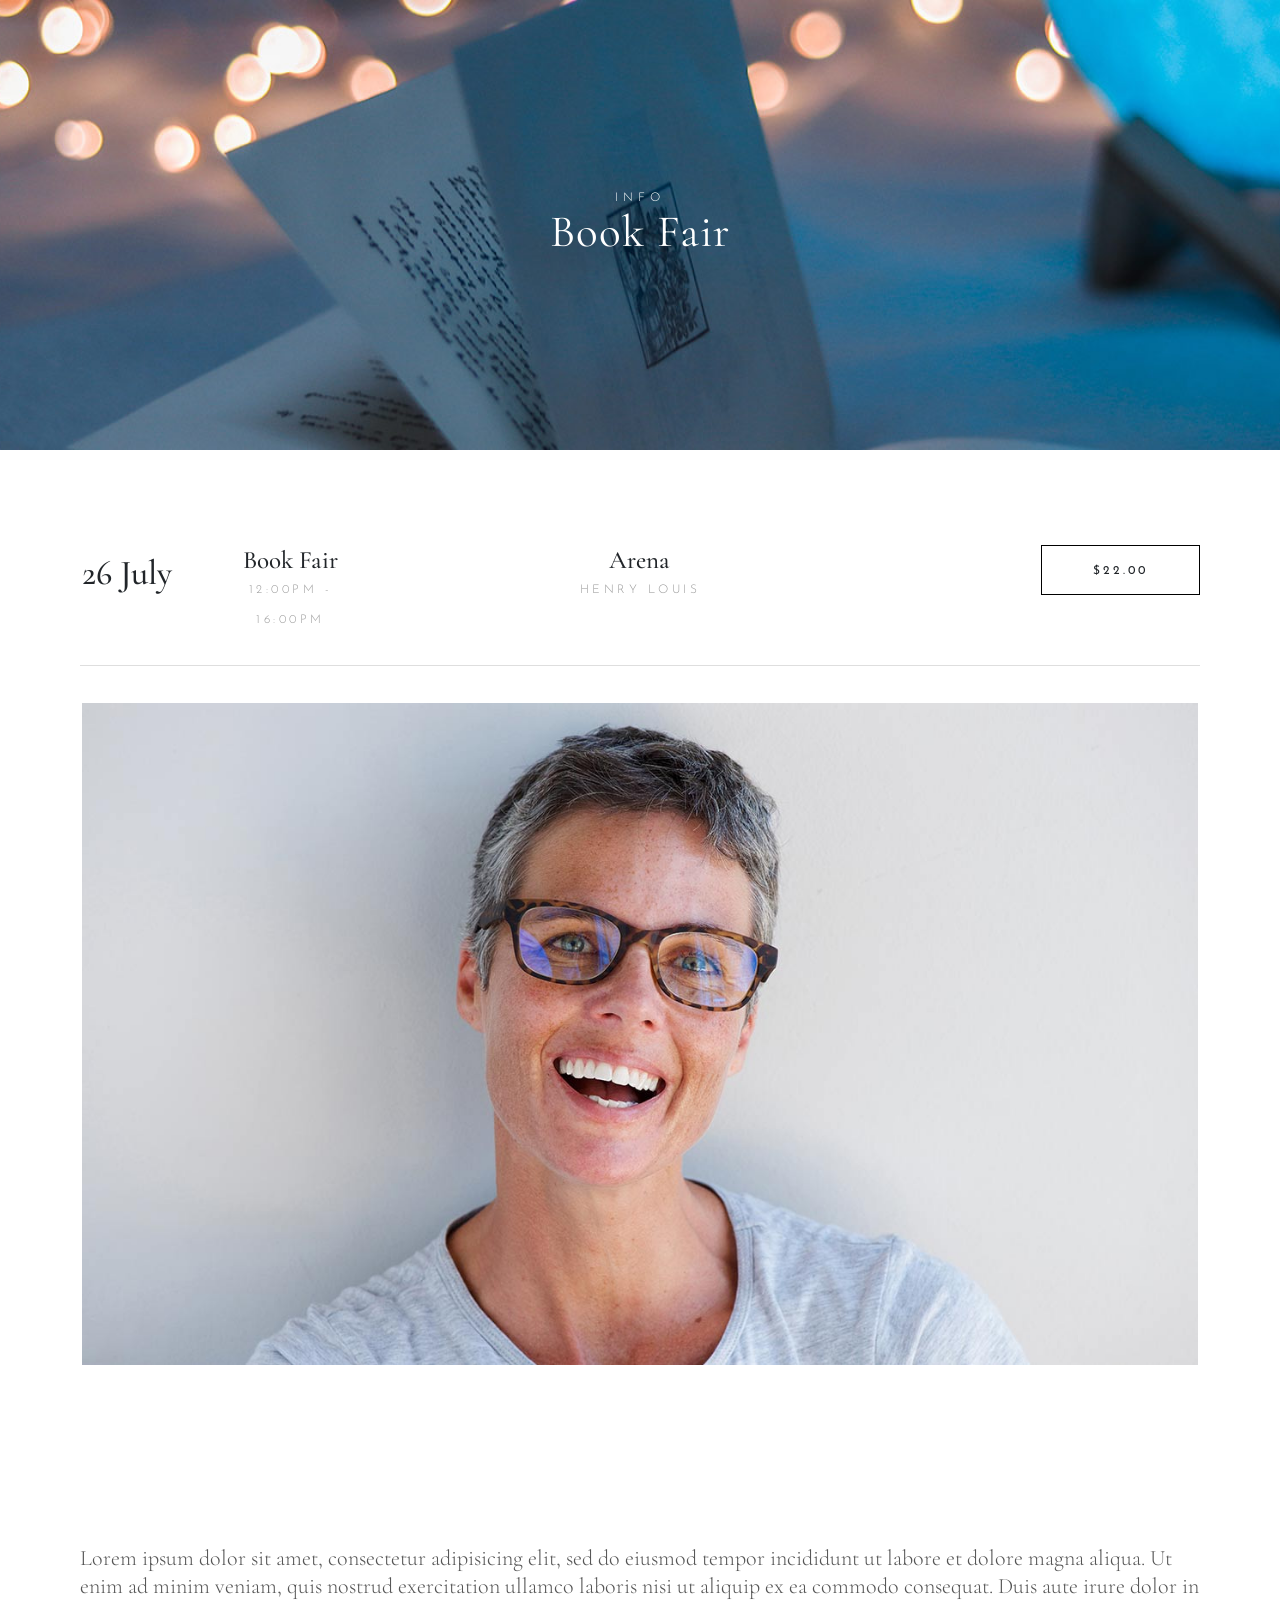
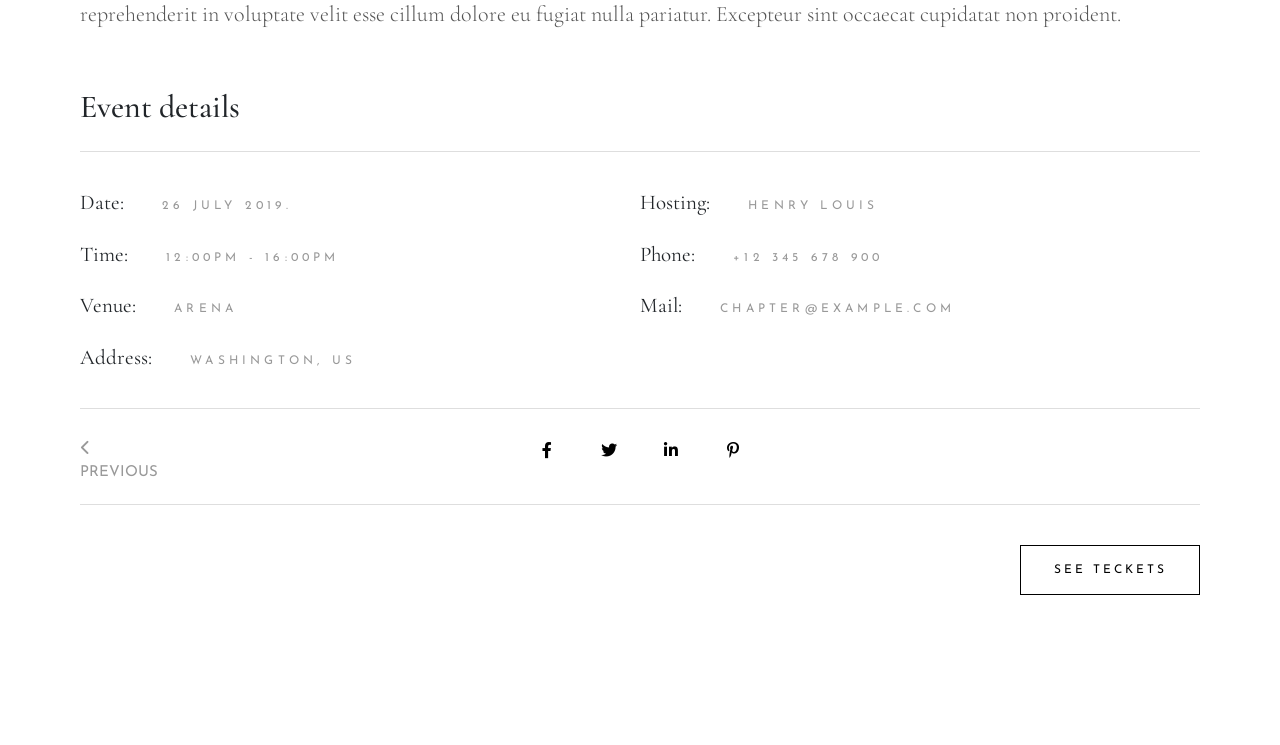
<file: event/html/bookFair.html>
<!DOCTYPE html>
<html lang="en">
<head>
    <meta charset="UTF-8">
    <meta http-equiv="X-UA-Compatible" content="IE=edge">
    <meta name="viewport" content="width=device-width, initial-scale=1.0">
    
    <!-- link bootstrap 5 -->
    <link href="https://cdn.jsdelivr.net/npm/bootstrap@5.0.2/dist/css/bootstrap.min.css" rel="stylesheet" integrity="sha384-EVSTQN3/azprG1Anm3QDgpJLIm9Nao0Yz1ztcQTwFspd3yD65VohhpuuCOmLASjC" crossorigin="anonymous">

    <!-- google font links Cormorant Garamond -->
    <link rel="preconnect" href="https://fonts.googleapis.com">
    <link rel="preconnect" href="https://fonts.gstatic.com" crossorigin>
    <link href="https://fonts.googleapis.com/css2?family=Cormorant+Garamond:wght@300;400;500;600;700&display=swap" rel="stylesheet">

    <!-- google font links Josefin Sans -->
    <link rel="preconnect" href="https://fonts.googleapis.com">
    <link rel="preconnect" href="https://fonts.gstatic.com" crossorigin>
    <link href="https://fonts.googleapis.com/css2?family=Josefin+Sans:wght@100;200;300;400;500;600;700&display=swap" rel="stylesheet">

    <!-- font awesome v6 -->
    <link rel="stylesheet" href="../assets/css/all.min.css">
    <!-- custom style -->
    <link rel="stylesheet" href="../assets/css/custom.css">

    <!-- custom for book fair -->
    <link rel="stylesheet" href="../assets/css/fair.css">

    <title>Book Fair</title>
</head>
<body>
    <div id="disapear"></div>
    <div class="event-land row">
        <h6 class="col-12">info</h6>
        <h1 class="col-12">Book Fair</h1>
    </div>
    <div class="container">
        <div class="event row">
            <div class="col-1"><h2>26 July</h2></div>
            <div class="col-2 ps-5">
                <h3>Book Fair</h3>
                <p>12:00PM - 16:00PM</p>
            </div>
            <div class="col-2 empty"></div>
            <div class="col-2">
                <h3>Arena</h3>
                <p>HENRY LOUIS</p>
            </div>
            <div class="col-3 oneSpace"></div>
            <div class="col-2"><span>$22.00</span></div>
        </div>
    </div>
    <div class="container">
        <div class="explain row">
            <div class="books-photo col-6 col-md-12 col-sm-12">
                <img src="../assets/images/event-single-image-1-1.jpg" alt="books on bed photo">
            </div>
            <div class="map col-6 col-md-12 col-sm-12 mg-0 mt-3">
                <iframe class="ms-4" src="https://www.google.com/maps/embed?pb=!1m18!1m12!1m3!1d2773037.497019303!2d-118.63923028708012!3d47.254834469475696!2m3!1f0!2f0!3f0!3m2!1i1024!2i768!4f13.1!3m3!1m2!1s0x5485e5ffe7c3b0f9%3A0x944278686c5ff3ba!2z2YjYp9i02YbYt9mG2Iwg2KfZhNmI2YTYp9mK2KfYqiDYp9mE2YXYqtit2K_YqQ!5e0!3m2!1sar!2s!4v1674805191950!5m2!1sar!2s" width="620" height="379" style="border:0;" allowfullscreen="" loading="lazy" referrerpolicy="no-referrer-when-downgrade"></iframe>
            </div>
            <div class="ex-text col-12">
                <p>Lorem ipsum dolor sit amet, consectetur adipisicing elit, sed do eiusmod tempor incididunt ut labore et dolore magna aliqua. Ut enim ad minim veniam, quis nostrud exercitation ullamco laboris nisi ut aliquip ex ea commodo consequat. Duis aute irure dolor in reprehenderit in voluptate velit esse cillum dolore eu fugiat nulla pariatur. Excepteur sint occaecat cupidatat non proident.</p>
            </div>
            <div class="event-details">
                <h2>Event details</h2>
            </div>
            <div class="details-table row col-12">
                <div class="detail-item col-6"><p class="title">Date: </p><span class="item-content"> 26 JULY 2019.</span></div>
                <div class="detail-item col-6"><p class="title">Hosting: </p><span class="item-content"> HENRY LOUIS</span></div>
                <div class="detail-item col-6"><p class="title">Time: </p><span class="item-content"> 12:00PM - 16:00PM</span></div>
                <div class="detail-item col-6"><p class="title">Phone: </p><a href="tell:+12 345 678 900" class="item-content"> +12 345 678 900</a></div>
                <div class="detail-item col-6"><p class="title">Venue: </p><span class="item-content"> ARENA</span></div>
                <div class="detail-item col-6"><p class="title">Mail: </p><a href="mailto:CHAPTER@EXAMPLE.COM" class="item-content"> CHAPTER@EXAMPLE.COM</a></div>
                <div class="detail-item col-6"><p class="title">Address: </p><a href="https://www.google.com" class="item-content">  WASHINGTON, US</a></div>
            </div>
            <div class="more row col-12">
                <a href="../event.html" class="previous col-1"><i class="fa-solid fa-chevron-left"></i> PREVIOUS</a>
                <div class="social col-4 row">
                    <span class="col-1 col-sm-2"><a href="www.facebook.com"><i class="fa-brands fa-facebook-f"></i></a></span>
                    <span class="col-1 col-sm-2"><a href="www.twitter.com"><i class="fa-brands fa-twitter"></i></a></span>
                    <span class="col-1 col-sm-2"><a href="www.linkedIn.com"><i class="fa-brands fa-linkedin-in"></i></a></span>
                    <span class="col-1 col-sm-2"><a href="www.pinterest.com"><i class="fa-brands fa-pinterest-p"></i></a></span>
                </div>
                <a href="#" class="next col-1">NEXT <i class="fa-solid fa-chevron-right"></i></a>
            </div>
            <div class="btn-row row flex-row-reverse">
                <a href="#disapear" class="ancor col-2 col-md-3 col-sm-3">SEE TECKETS</a>
            </div>
        </div>
    </div>
</body>
</html>
</file>
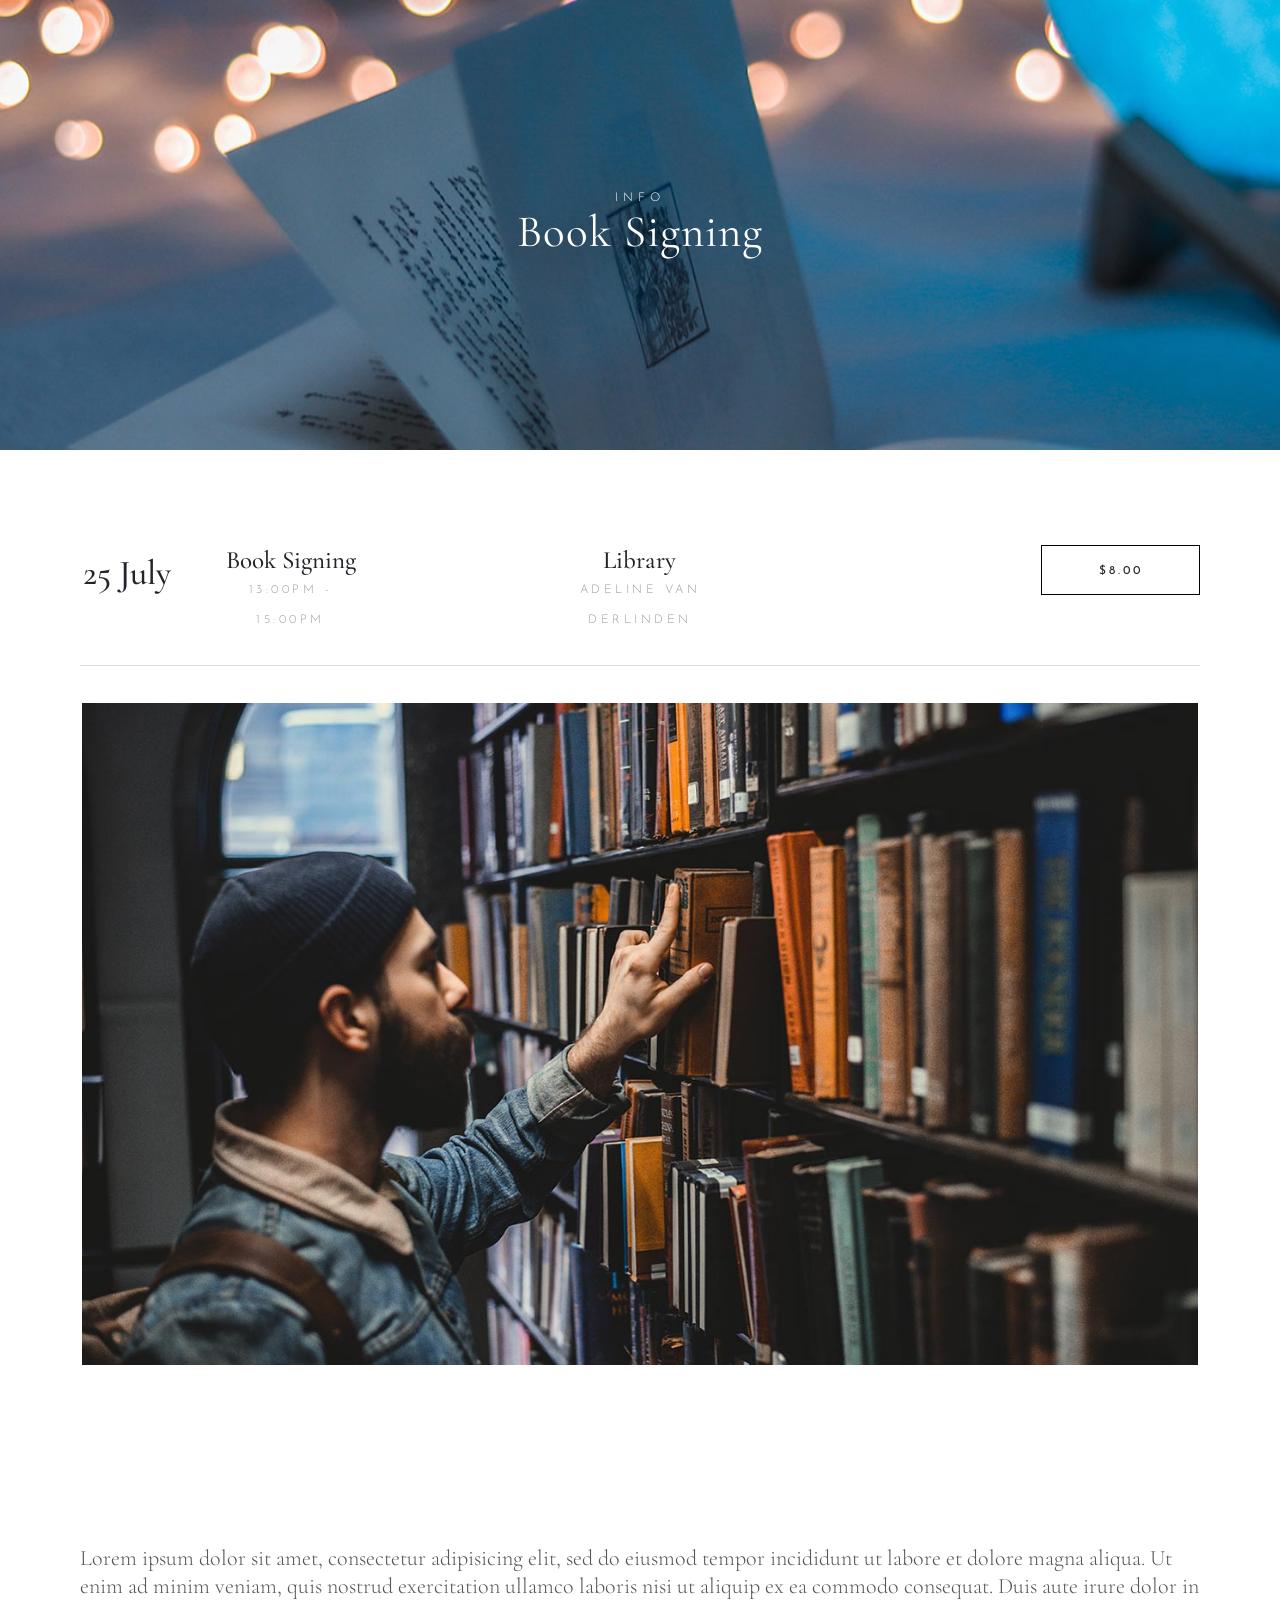
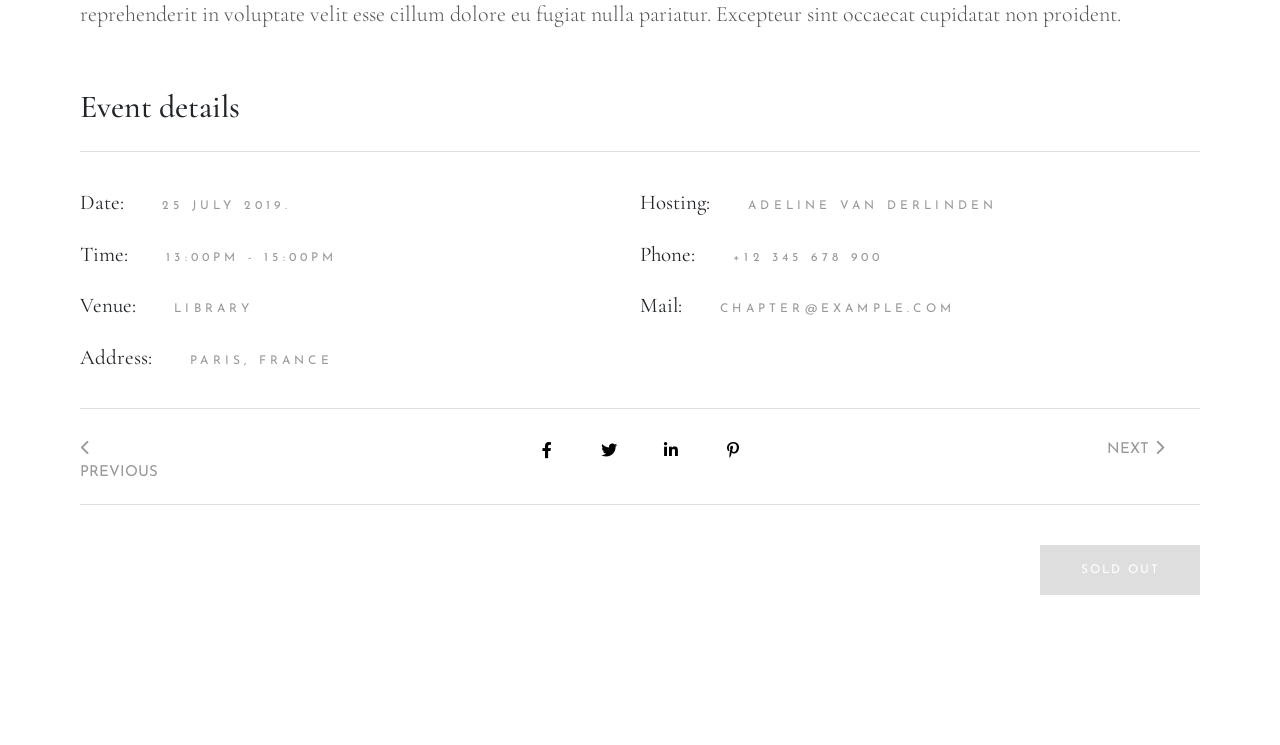
<file: event/html/bookSigning.html>
<!DOCTYPE html>
<html lang="en">
<head>
    <meta charset="UTF-8">
    <meta http-equiv="X-UA-Compatible" content="IE=edge">
    <meta name="viewport" content="width=device-width, initial-scale=1.0">
    
    <!-- link bootstrap 5 -->
    <link href="https://cdn.jsdelivr.net/npm/bootstrap@5.0.2/dist/css/bootstrap.min.css" rel="stylesheet" integrity="sha384-EVSTQN3/azprG1Anm3QDgpJLIm9Nao0Yz1ztcQTwFspd3yD65VohhpuuCOmLASjC" crossorigin="anonymous">

    <!-- google font links Cormorant Garamond -->
    <link rel="preconnect" href="https://fonts.googleapis.com">
    <link rel="preconnect" href="https://fonts.gstatic.com" crossorigin>
    <link href="https://fonts.googleapis.com/css2?family=Cormorant+Garamond:wght@300;400;500;600;700&display=swap" rel="stylesheet">

    <!-- google font links Josefin Sans -->
    <link rel="preconnect" href="https://fonts.googleapis.com">
    <link rel="preconnect" href="https://fonts.gstatic.com" crossorigin>
    <link href="https://fonts.googleapis.com/css2?family=Josefin+Sans:wght@100;200;300;400;500;600;700&display=swap" rel="stylesheet">

    <!-- font awesome v6 -->
    <link rel="stylesheet" href="../assets/css/all.min.css">
    <!-- custom style -->
    <link rel="stylesheet" href="../assets/css/custom.css">
    <!-- custom for book signing -->
    <link rel="stylesheet" href="../assets/css/signing.css">

    <title>Book Singing</title>
</head>
<body>
    <div id="disapear"></div>
    <div class="event-land row">
        <h6 class="col-12">info</h6>
        <h1 class="col-12">Book Signing</h1>
    </div>
    <div class="container">
        <div class="event row">
            <div class="col-1"><h2>25 July</h2></div>
            <div class="col-2 ps-5">
                <h3>Book Signing</h3>
                <p>13:00PM - 15:00PM</p>
            </div>
            <div class="col-2 empty"></div>
            <div class="col-2">
                <h3>Library</h3>
                <p>ADELINE VAN DERLINDEN</p>
            </div>
            <div class="col-3 oneSpace"></div>
            <div class="col-2"><span>$8.00</span></div>
        </div>
    </div>
    <div class="container">
        <div class="explain row">
            <div class="books-photo col-6 col-md-12 col-sm-12">
                <img src="../assets/images/event-single-image-4.jpg" alt="books on bed photo">
            </div>
            <div class="map col-6 col-md-12 col-sm-12 mg-0 mt-3">
                <iframe class="ms-4" src="https://www.google.com/maps/embed?pb=!1m18!1m12!1m3!1d56973.96327948982!2d2.39234874619397!3d48.861219649444!2m3!1f0!2f0!3f0!3m2!1i1024!2i768!4f13.1!3m3!1m2!1s0x47e66e1f06e2b70f%3A0x40b82c3688c9460!2z2KjYp9ix2YrYs9iMINmB2LHZhtiz2Kc!5e0!3m2!1sar!2s!4v1674805472186!5m2!1sar!2s" width="620" height="379" style="border:0;" allowfullscreen="" loading="lazy" referrerpolicy="no-referrer-when-downgrade"></iframe>
            </div>
            <div class="ex-text col-12">
                <p>Lorem ipsum dolor sit amet, consectetur adipisicing elit, sed do eiusmod tempor incididunt ut labore et dolore magna aliqua. Ut enim ad minim veniam, quis nostrud exercitation ullamco laboris nisi ut aliquip ex ea commodo consequat. Duis aute irure dolor in reprehenderit in voluptate velit esse cillum dolore eu fugiat nulla pariatur. Excepteur sint occaecat cupidatat non proident.</p>
            </div>
            <div class="event-details">
                <h2>Event details</h2>
            </div>
            <div class="details-table row col-12">
                <div class="detail-item col-6"><p class="title">Date: </p><span class="item-content"> 25 JULY 2019.</span></div>
                <div class="detail-item col-6"><p class="title">Hosting: </p><span class="item-content"> ADELINE VAN DERLINDEN</span></div>
                <div class="detail-item col-6"><p class="title">Time: </p><span class="item-content"> 13:00PM - 15:00PM</span></div>
                <div class="detail-item col-6"><p class="title">Phone: </p><a href="tell:+12 345 678 900" class="item-content"> +12 345 678 900</a></div>
                <div class="detail-item col-6"><p class="title">Venue: </p><span class="item-content"> LIBRARY</span></div>
                <div class="detail-item col-6"><p class="title">Mail: </p><a href="mailto:CHAPTER@EXAMPLE.COM" class="item-content"> CHAPTER@EXAMPLE.COM</a></div>
                <div class="detail-item col-6"><p class="title">Address: </p><a href="https://www.google.com" class="item-content">  PARIS, FRANCE</a></div>
            </div>
            <div class="more row col-12">
                <a href="./promotionBook.html" class="previous col-1"><i class="fa-solid fa-chevron-left"></i> PREVIOUS</a>
                <div class="social col-4 row">
                    <span class="col-1 col-sm-2"><a href="www.facebook.com"><i class="fa-brands fa-facebook-f"></i></a></span>
                    <span class="col-1 col-sm-2"><a href="www.twitter.com"><i class="fa-brands fa-twitter"></i></a></span>
                    <span class="col-1 col-sm-2"><a href="www.linkedIn.com"><i class="fa-brands fa-linkedin-in"></i></a></span>
                    <span class="col-1 col-sm-2"><a href="www.pinterest.com"><i class="fa-brands fa-pinterest-p"></i></a></span>
                </div>
                <a href="../event.html" class="next col-1">NEXT <i class="fa-solid fa-chevron-right"></i></a>
            </div>
            <div class="btn-row row flex-row-reverse">
                <a href="#disapear" class="ancor col-2 col-md-3 col-sm-3">SOLD OUT</a>
            </div>
        </div>
    </div>
</body>
</html>
</file>
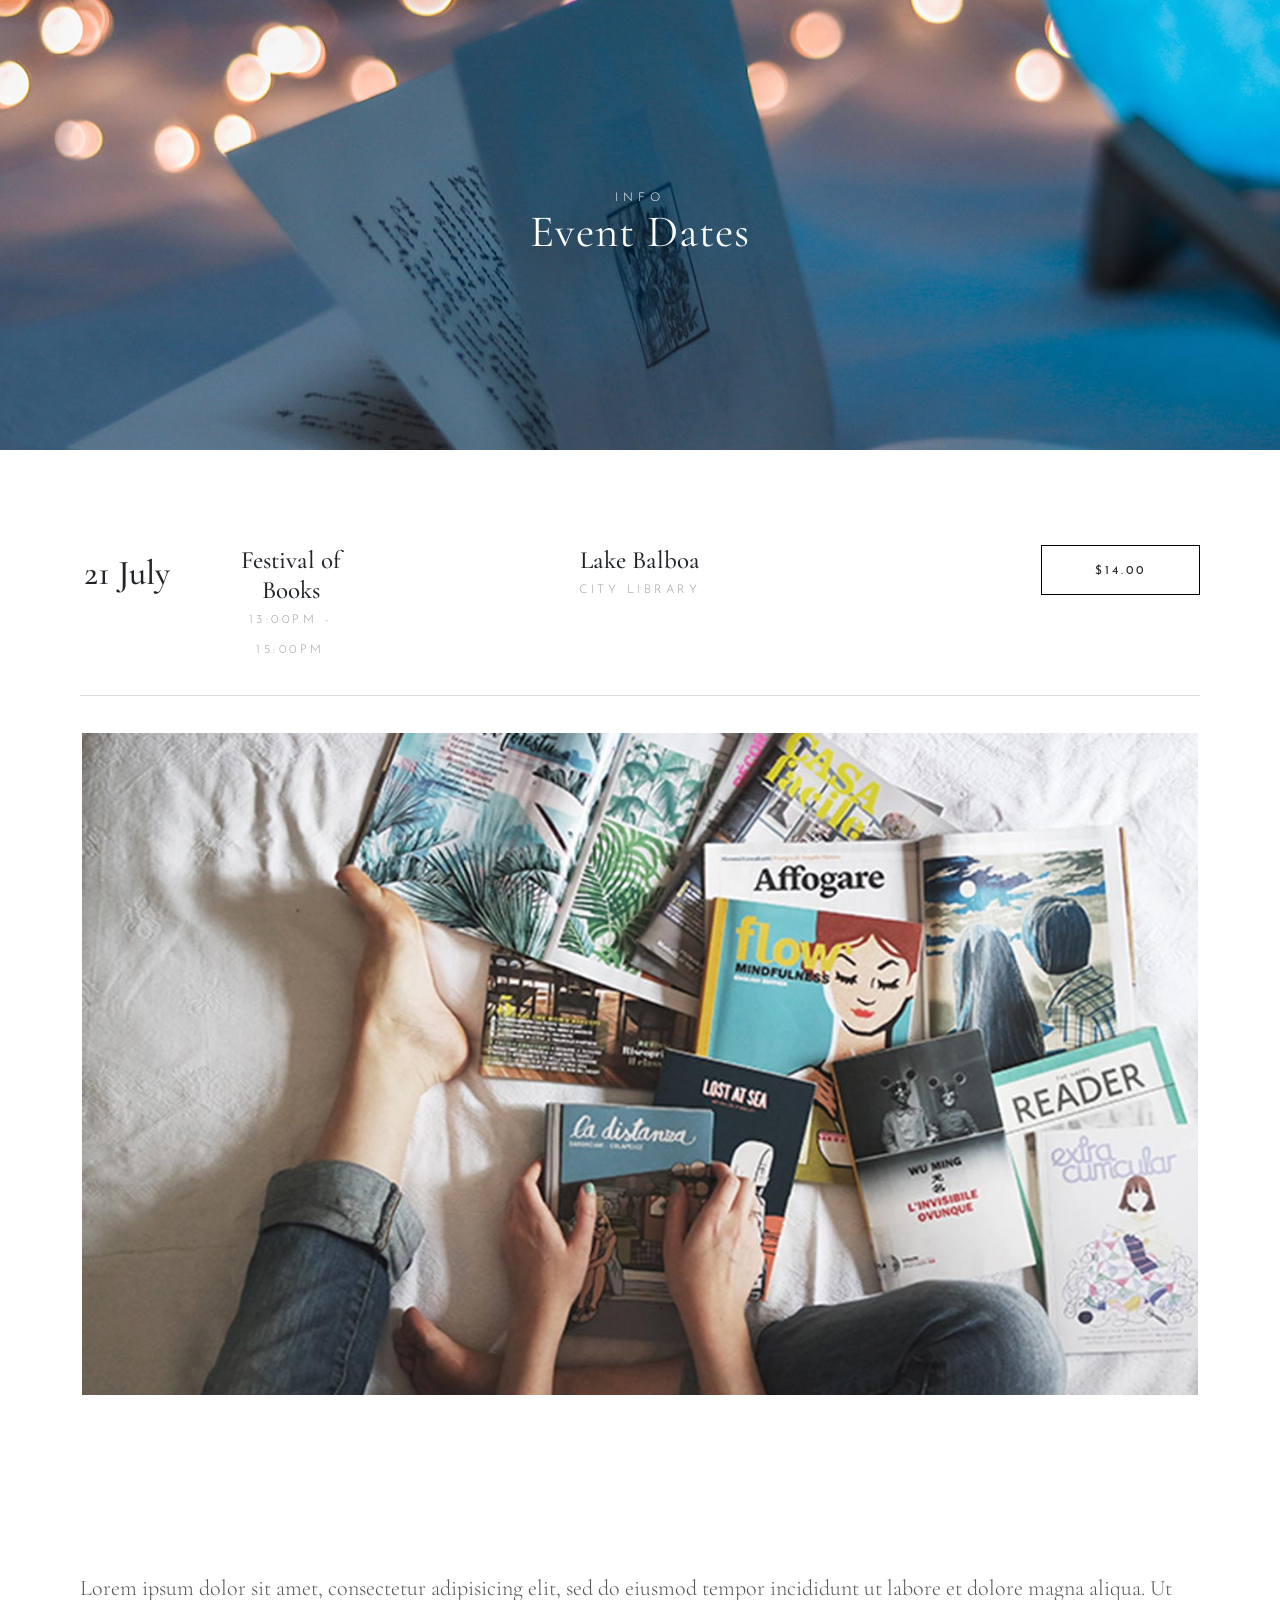
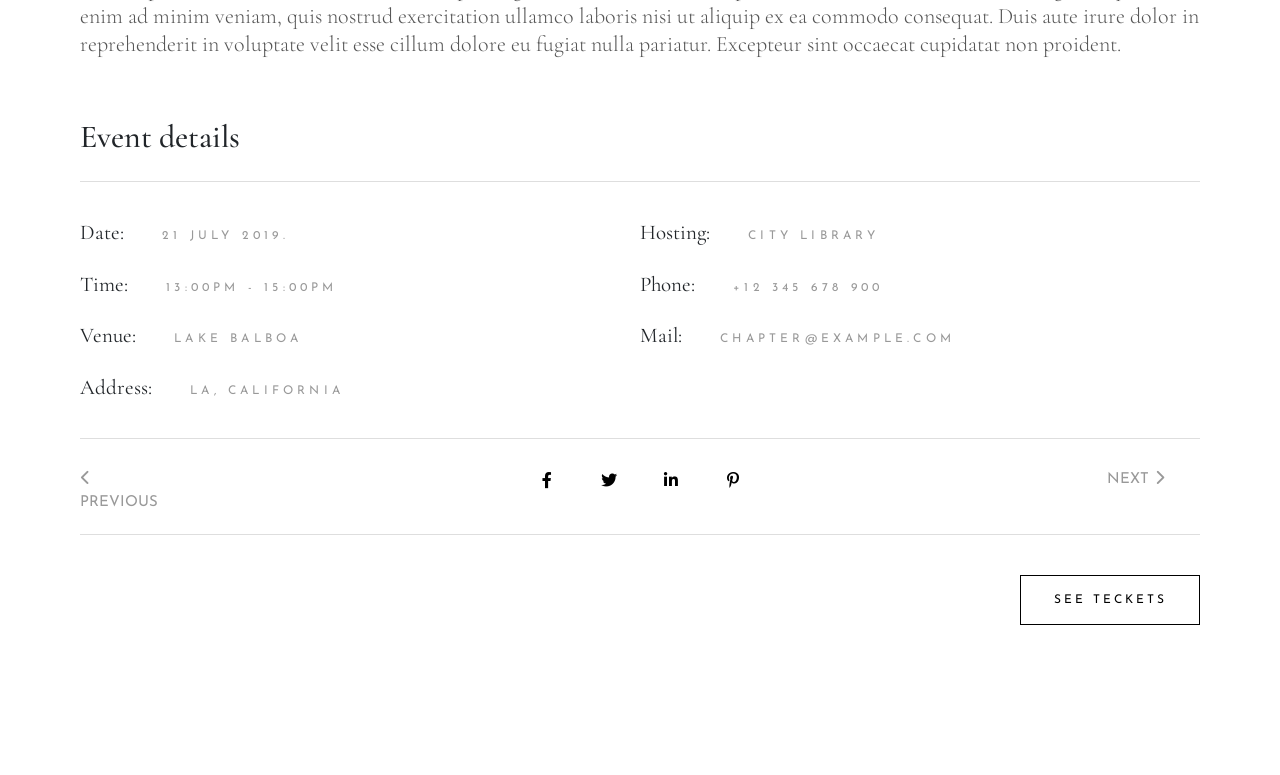
<file: event/html/datesEvent.html>
<!DOCTYPE html>
<html lang="en">
<head>
    <meta charset="UTF-8">
    <meta http-equiv="X-UA-Compatible" content="IE=edge">
    <meta name="viewport" content="width=device-width, initial-scale=1.0">
    
    <!-- link bootstrap 5 -->
    <link href="https://cdn.jsdelivr.net/npm/bootstrap@5.0.2/dist/css/bootstrap.min.css" rel="stylesheet" integrity="sha384-EVSTQN3/azprG1Anm3QDgpJLIm9Nao0Yz1ztcQTwFspd3yD65VohhpuuCOmLASjC" crossorigin="anonymous">

    <!-- google font links Cormorant Garamond -->
    <link rel="preconnect" href="https://fonts.googleapis.com">
    <link rel="preconnect" href="https://fonts.gstatic.com" crossorigin>
    <link href="https://fonts.googleapis.com/css2?family=Cormorant+Garamond:wght@300;400;500;600;700&display=swap" rel="stylesheet">

    <!-- google font links Josefin Sans -->
    <link rel="preconnect" href="https://fonts.googleapis.com">
    <link rel="preconnect" href="https://fonts.gstatic.com" crossorigin>
    <link href="https://fonts.googleapis.com/css2?family=Josefin+Sans:wght@100;200;300;400;500;600;700&display=swap" rel="stylesheet">

    <!-- font awesome v6 -->
    <link rel="stylesheet" href="../assets/css/all.min.css">
    <!-- custom style -->
    <link rel="stylesheet" href="../assets/css/custom.css">

    <title>Event single</title>
</head>
<body>
    <div id="disapear"></div>
    <div class="event-land row">
        <h6 class="col-12">info</h6>
        <h1 class="col-12">Event Dates</h1>
    </div>
    <div class="container">
        <div class="event row">
            <div class="col-1"><h2>21 July</h2></div>
            <div class="col-2 ps-5">
                <h3>Festival of Books</h3>
                <p>13:00PM - 15:00PM</p>
            </div>
            <div class="col-2 empty"></div>
            <div class="col-2">
                <h3>Lake Balboa</h3>
                <p>CITY LIBRARY</p>
            </div>
            <div class="col-3 oneSpace"></div>
            <div class="col-2"><span>$14.00</span></div>
        </div>
    </div>
    <div class="container">
        <div class="explain row">
            <div class="books-photo col-6 col-md-12 col-sm-12">
                <img src="../assets/images/event-single-image-5-1.jpg" alt="books on bed photo">
            </div>
            <div class="map col-6 col-md-12 col-sm-12 mg-0 mt-3">
                <iframe class="ms-4" src="https://www.google.com/maps/embed?pb=!1m18!1m12!1m3!1d423286.27412200393!2d-118.13153883964392!3d34.02016129363937!2m3!1f0!2f0!3f0!3m2!1i1024!2i768!4f13.1!3m3!1m2!1s0x80c2c75ddc27da13%3A0xe22fdf6f254608f4!2z2YTZiNizINij2YbYrNmE2YjYs9iMINmD2KfZhNmK2YHZiNix2YbZitin2Iwg2KfZhNmI2YTYp9mK2KfYqiDYp9mE2YXYqtit2K_YqQ!5e0!3m2!1sar!2s!4v1673948451925!5m2!1sar!2s" width="620" height="379" style="border:0;" allowfullscreen="" loading="lazy" referrerpolicy="no-referrer-when-downgrade"></iframe>
            </div>
            <div class="ex-text col-12">
                <p>Lorem ipsum dolor sit amet, consectetur adipisicing elit, sed do eiusmod tempor incididunt ut labore et dolore magna aliqua. Ut enim ad minim veniam, quis nostrud exercitation ullamco laboris nisi ut aliquip ex ea commodo consequat. Duis aute irure dolor in reprehenderit in voluptate velit esse cillum dolore eu fugiat nulla pariatur. Excepteur sint occaecat cupidatat non proident.</p>
            </div>
            <div class="event-details">
                <h2>Event details</h2>
            </div>
            <div class="details-table row col-12">
                <div class="detail-item col-6"><p class="title">Date: </p><span class="item-content"> 21 JULY 2019.</span></div>
                <div class="detail-item col-6"><p class="title">Hosting: </p><span class="item-content"> CITY LIBRARY</span></div>
                <div class="detail-item col-6"><p class="title">Time: </p><span class="item-content"> 13:00PM - 15:00PM</span></div>
                <div class="detail-item col-6"><p class="title">Phone: </p><a href="tell:+12 345 678 900" class="item-content"> +12 345 678 900</a></div>
                <div class="detail-item col-6"><p class="title">Venue: </p><span class="item-content"> LAKE BALBOA</span></div>
                <div class="detail-item col-6"><p class="title">Mail: </p><a href="mailto:CHAPTER@EXAMPLE.COM" class="item-content"> CHAPTER@EXAMPLE.COM</a></div>
                <div class="detail-item col-6"><p class="title">Address: </p><a href="https://www.google.com" class="item-content"> LA, CALIFORNIA</a></div>
            </div>
            <div class="more row col-12">
                <a href="#" class="previous col-1"><i class="fa-solid fa-chevron-left"></i> PREVIOUS</a>
                <div class="social col-4 row">
                    <span class="col-1 col-sm-2"><a href="www.facebook.com"><i class="fa-brands fa-facebook-f"></i></a></span>
                    <span class="col-1 col-sm-2"><a href="www.twitter.com"><i class="fa-brands fa-twitter"></i></a></span>
                    <span class="col-1 col-sm-2"><a href="www.linkedIn.com"><i class="fa-brands fa-linkedin-in"></i></a></span>
                    <span class="col-1 col-sm-2"><a href="www.pinterest.com"><i class="fa-brands fa-pinterest-p"></i></a></span>
                </div>
                <a href="#" class="next col-1">NEXT <i class="fa-solid fa-chevron-right"></i></a>
            </div>
            <div class="btn-row row flex-row-reverse">
                <a href="#disapear" class="ancor col-2 col-md-3 col-sm-3">SEE TECKETS</a>
            </div>
        </div>
    </div>
</body>
</html>
</file>
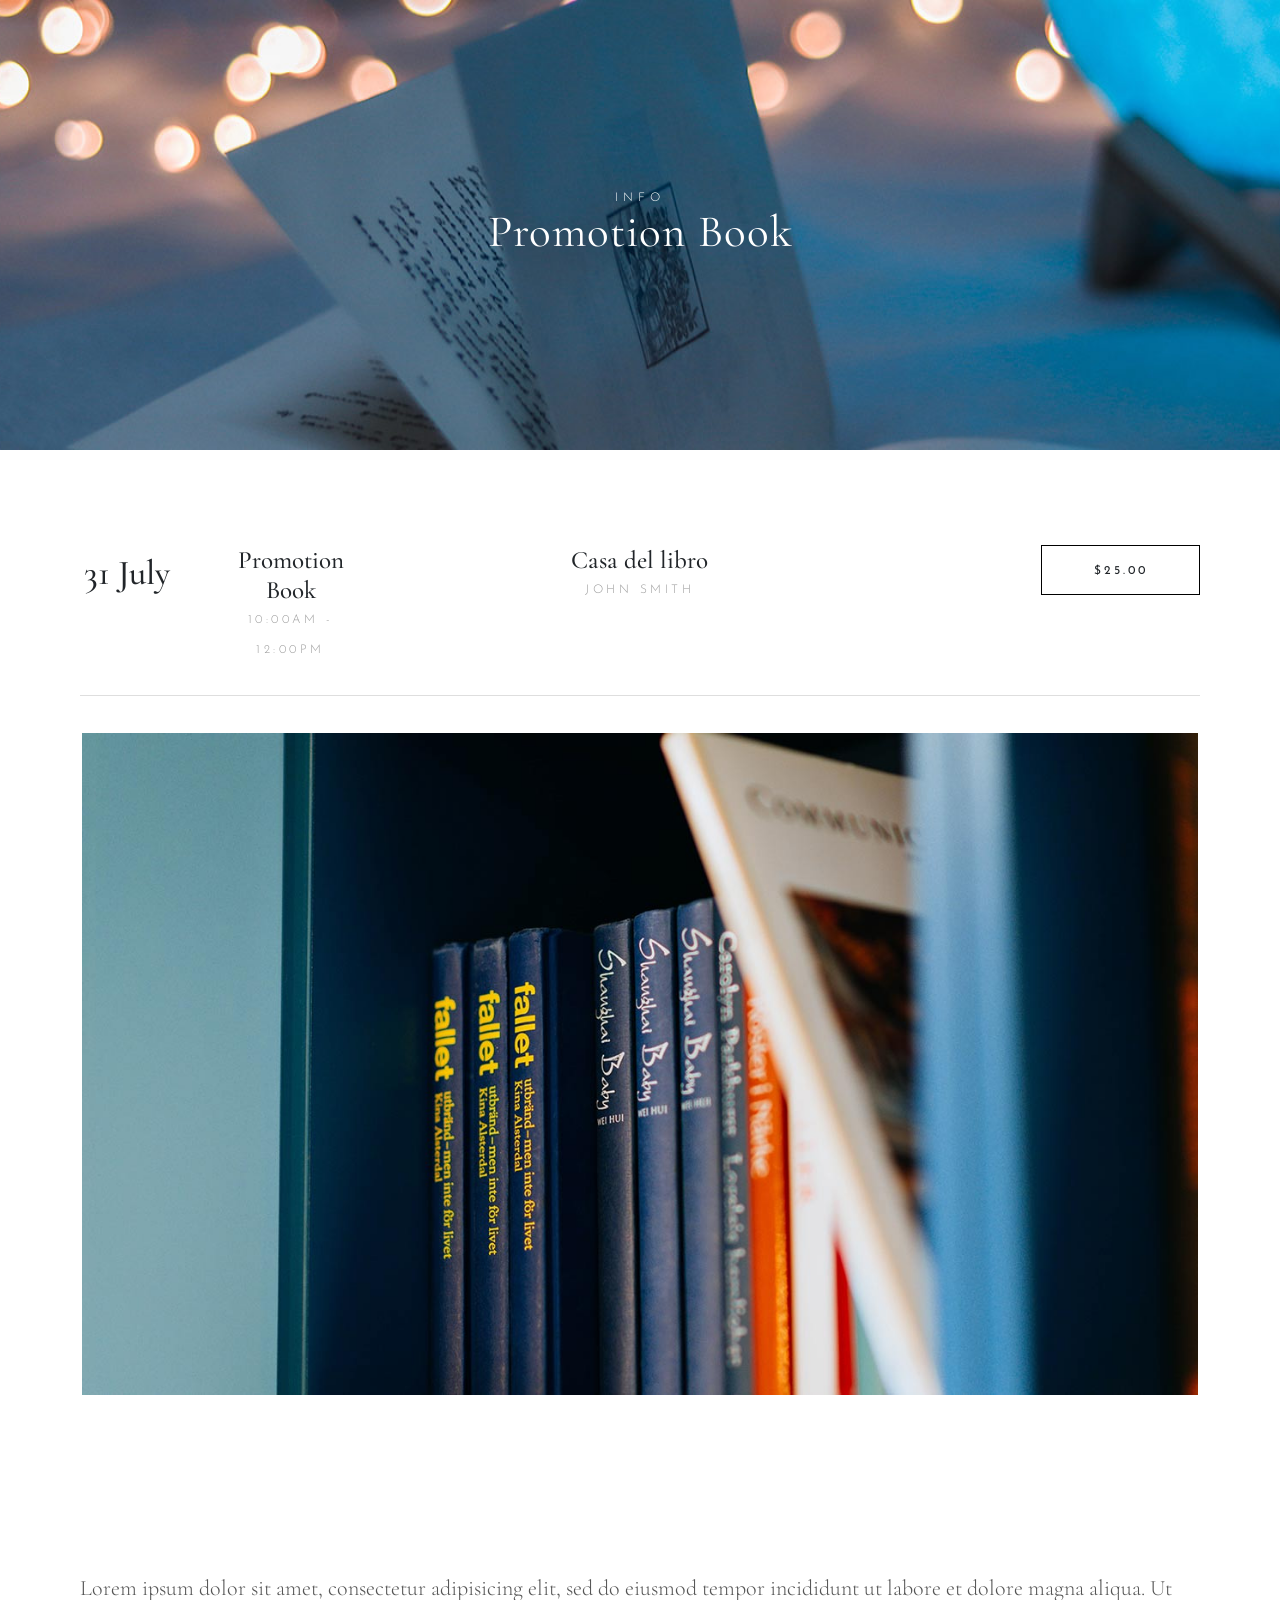
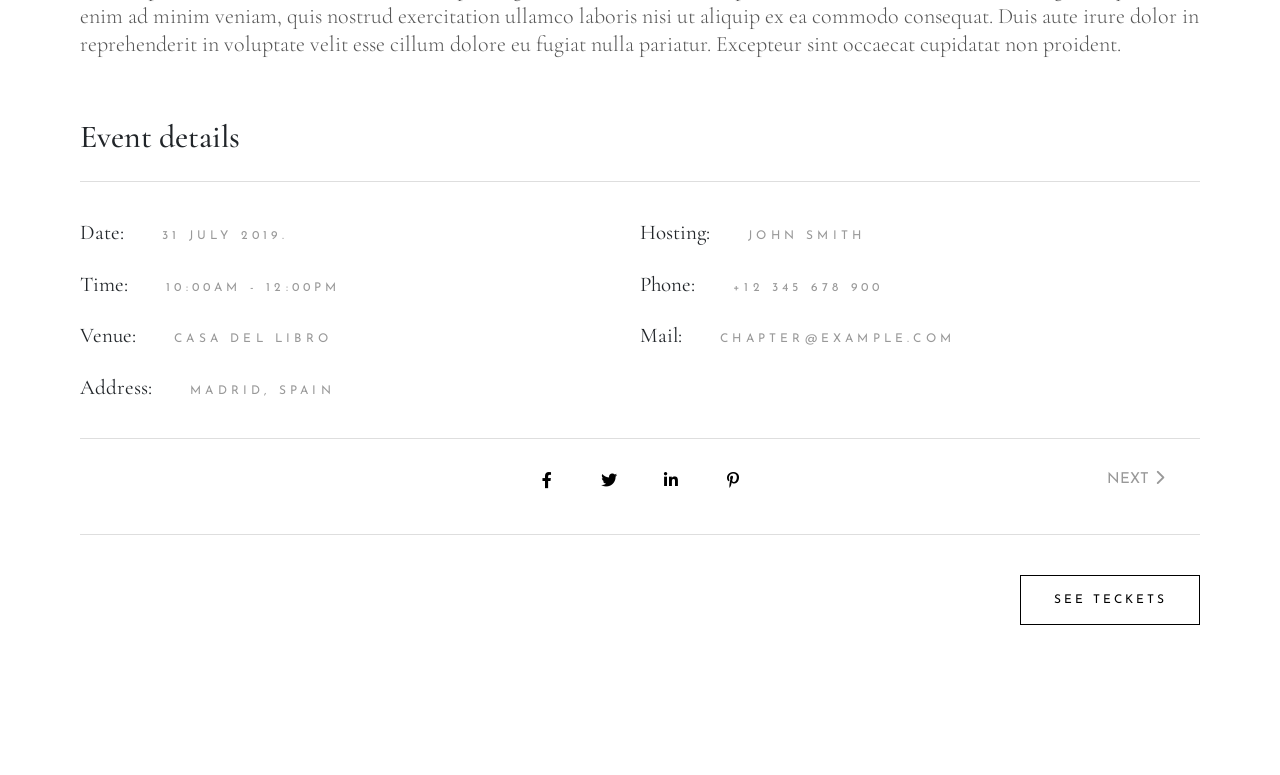
<file: event/html/promotionBook.html>
<!DOCTYPE html>
<html lang="en">
<head>
    <meta charset="UTF-8">
    <meta http-equiv="X-UA-Compatible" content="IE=edge">
    <meta name="viewport" content="width=device-width, initial-scale=1.0">
    
    <!-- link bootstrap 5 -->
    <link href="https://cdn.jsdelivr.net/npm/bootstrap@5.0.2/dist/css/bootstrap.min.css" rel="stylesheet" integrity="sha384-EVSTQN3/azprG1Anm3QDgpJLIm9Nao0Yz1ztcQTwFspd3yD65VohhpuuCOmLASjC" crossorigin="anonymous">

    <!-- google font links Cormorant Garamond -->
    <link rel="preconnect" href="https://fonts.googleapis.com">
    <link rel="preconnect" href="https://fonts.gstatic.com" crossorigin>
    <link href="https://fonts.googleapis.com/css2?family=Cormorant+Garamond:wght@300;400;500;600;700&display=swap" rel="stylesheet">

    <!-- google font links Josefin Sans -->
    <link rel="preconnect" href="https://fonts.googleapis.com">
    <link rel="preconnect" href="https://fonts.gstatic.com" crossorigin>
    <link href="https://fonts.googleapis.com/css2?family=Josefin+Sans:wght@100;200;300;400;500;600;700&display=swap" rel="stylesheet">

    <!-- font awesome v6 -->
    <link rel="stylesheet" href="../assets/css/all.min.css">
    <!-- custom style -->
    <link rel="stylesheet" href="../assets/css/custom.css">
    <!-- custom for book signing -->
    <link rel="stylesheet" href="../assets/css/promotion.css">

    <title>Promotion Book</title>
</head>
<body>
    <div id="disapear"></div>
    <div class="event-land row">
        <h6 class="col-12">info</h6>
        <h1 class="col-12">Promotion Book</h1>
    </div>
    <div class="container">
        <div class="event row">
            <div class="col-1"><h2>31 July</h2></div>
            <div class="col-2 ps-5">
                <h3>Promotion Book</h3>
                <p>10:00AM - 12:00PM</p>
            </div>
            <div class="col-2 empty"></div>
            <div class="col-2">
                <h3>Casa del libro</h3>
                <p>JOHN SMITH</p>
            </div>
            <div class="col-3 oneSpace"></div>
            <div class="col-2"><span>$25.00</span></div>
        </div>
    </div>
    <div class="container">
        <div class="explain row">
            <div class="books-photo col-6 col-md-12 col-sm-12">
                <img src="../assets/images/event-single-image-3.jpg" alt="books on bed photo">
            </div>
            <div class="map col-6 col-6 col-md-12 col-sm-12 mg-0 mt-3">
                <iframe class="ms-4" src="https://www.google.com/maps/embed?pb=!1m18!1m12!1m3!1d294622.9831906767!2d-3.5830417282004365!3d40.42730525974082!2m3!1f0!2f0!3f0!3m2!1i1024!2i768!4f13.1!3m3!1m2!1s0xd422997800a3c81%3A0xc436dec1618c2269!2z2YXYr9ix2YrYr9iMINil2LPYqNin2YbZitin!5e0!3m2!1sar!2s!4v1674805608271!5m2!1sar!2s" width="620" height="379" style="border:0;" allowfullscreen="" loading="lazy" referrerpolicy="no-referrer-when-downgrade"></iframe>
            </div>
            <div class="ex-text col-12">
                <p>Lorem ipsum dolor sit amet, consectetur adipisicing elit, sed do eiusmod tempor incididunt ut labore et dolore magna aliqua. Ut enim ad minim veniam, quis nostrud exercitation ullamco laboris nisi ut aliquip ex ea commodo consequat. Duis aute irure dolor in reprehenderit in voluptate velit esse cillum dolore eu fugiat nulla pariatur. Excepteur sint occaecat cupidatat non proident.</p>
            </div>
            <div class="event-details">
                <h2>Event details</h2>
            </div>
            <div class="details-table row col-12">
                <div class="detail-item col-6"><p class="title">Date: </p><span class="item-content"> 31 JULY 2019.</span></div>
                <div class="detail-item col-6"><p class="title">Hosting: </p><span class="item-content"> JOHN SMITH</span></div>
                <div class="detail-item col-6"><p class="title">Time: </p><span class="item-content"> 10:00AM - 12:00PM</span></div>
                <div class="detail-item col-6"><p class="title">Phone: </p><a href="tell:+12 345 678 900" class="item-content"> +12 345 678 900</a></div>
                <div class="detail-item col-6"><p class="title">Venue: </p><span class="item-content"> CASA DEL LIBRO</span></div>
                <div class="detail-item col-6"><p class="title">Mail: </p><a href="mailto:CHAPTER@EXAMPLE.COM" class="item-content"> CHAPTER@EXAMPLE.COM</a></div>
                <div class="detail-item col-6"><p class="title">Address: </p><a href="https://www.google.com" class="item-content">  MADRID, SPAIN</a></div>
            </div>
            <div class="more row col-12">
                <a href="#" class="previous col-1"><i class="fa-solid fa-chevron-left"></i> PREVIOUS</a>
                <div class="social col-4 row">
                    <span class="col-1 col-sm-2"><a href="www.facebook.com"><i class="fa-brands fa-facebook-f"></i></a></span>
                    <span class="col-1 col-sm-2"><a href="www.twitter.com"><i class="fa-brands fa-twitter"></i></a></span>
                    <span class="col-1 col-sm-2"><a href="www.linkedIn.com"><i class="fa-brands fa-linkedin-in"></i></a></span>
                    <span class="col-1 col-sm-2"><a href="www.pinterest.com"><i class="fa-brands fa-pinterest-p"></i></a></span>
                </div>
                <a href="./bookSigning.html" class="next col-1">NEXT <i class="fa-solid fa-chevron-right"></i></a>
            </div>
            <div class="btn-row row flex-row-reverse">
                <a href="#disapear" class="ancor col-2 col-md-3 col-sm-3">SEE TECKETS</a>
            </div>
        </div>
    </div>
</body>
</html>
</file>
<file: assets/css/custom.css>
/* general settings */

*{
    font-family: 'Cormorant Garamond', serif;
    margin: 0 !important;
    padding: 0 !important;
}

.container{
    margin: 0 60px !important;
    padding: 0 10px !important;
}

img {
    width: 100%;
}

h6 {
    font-family: 'Josefin Sans', sans-serif;
    font-size: 12px;
    font-weight: 300;
    letter-spacing: 5px;
}

h1 {
    font-size: 45px;
    font-weight: 400;
    letter-spacing: 1px;
}

a {
    text-decoration: none;
}

::selection {
    color: #fff;
    background-color: #d14031;
}

::-moz-selection {
    color: #fff;
    background: #d14031;
  }

/* event landing section */

.event-land h6 {
    text-transform:uppercase;
}

.event-land {
    color: white;
    align-content: center;
    background-image: url(../images/event-title-area-img-1.jpg);
    background-position: center;
    background-position-y: -33px;
    width: 100vw;
    height: 50vh;
}

.event-land h1, .event-land h6 {
    text-align: center;
}

/* evet date section */

.event {
    margin: 95px 0 35px !important;
    padding-bottom: 30px !important;
    border-bottom: 1px #dedede solid;
}

.container .event div h2 {
    font-size: 35px;
    font-weight: 500;
    line-height: 57px;    
}
.container .event div {
    justify-content: space-between;
    text-align: center;
    margin-left: auto;
    line-height: 30px;
}

.container .event div h3{
    font-size: 25px;
    font-weight: 500;
}

.container .event .col-2 span{
    font-family: 'Josefin Sans', sans-serif;
    display: block;
    font-size: 12px;
    letter-spacing: 3px;
    border: 1px solid #000;
    width: 85%;
    height: 50px;
    line-height: 50px;
    margin-left: auto !important;
}

.container .event div p{
    font-size: 12px;
    letter-spacing: 3.5px;
    color: #999;
    font-family: 'Josefin Sans', sans-serif;
    font-weight: 300;
}

/* disapeard div for ancor in bottom button */
.disapear {
    display: none;
}

/* event explain section */
.container .explain .books-photo, .container .explain .map {
    padding: 5px !important;
}
.container .explain .ex-text {
    font-size: 22px;
    color: #555;
    line-height: 28px;
    font-weight: 300;
}

.container .explain .event-details {
    margin: 60px 0 25px !important;
}

.container .explain .details-table {
    padding: 25px 0 !important;
    border-top: 1px solid #dedede;
    border-bottom: 1px solid #dedede;
}

.container .explain .details-table .detail-item {
    margin: 10px 0 !important;
}

.details-table .detail-item .title {
    font-size: 21px;
    display: inline-block;
    margin-right: 30px !important;
}

.details-table .detail-item .item-content {
    font-family: 'Josefin Sans', sans-serif;
    font-size: 12px;
    letter-spacing: .35em;
    font-weight: 400;
    color: #999;
    text-transform: uppercase;
    text-decoration: none;
}
.container .explain .details-table .detail-item .hoverd {
    transition: 0.3 color;
}

.container .explain .more {
    justify-content: space-between !important;
    margin-top: 10px !important;
    padding: 20px 0 !important;
    border-bottom: 1px solid #dedede;
}

.container .explain .more .social {
    justify-content: center !important;
    text-align: center;
}

.container .explain .more .social .col-1 a {
    color: #000;
    transition: 0.2s color;
}

.container .explain .more .social .col-1 a:hover {
    color: #d14031;
}

.container .explain .more .next, .container .explain .more .previous {
    font-family: 'Josefin Sans', sans-serif;
    color: #999;
    font-size: 15px;
}

.container .explain .more .next {
    text-align: right;
    transition: 0.3s color;
}


.container .explain .more .next:hover, .container .explain .more .previous:hover,
.container .explain .details-table .detail-item .hoverd:hover{
    color: #d14031;
}

.container .explain .btn-row {
    margin: 40px 0 150px !important;
}

.container .explain .btn-row .ancor {
    font-family: 'Josefin Sans', sans-serif;
    font-size: 12px;
    max-width: 180px;
    letter-spacing: 3px;
    color: #000;
    border: 1px solid #000;
    padding: 15px 10px !important;
    text-align: center;
    transition: 0.2s background-color, 0.2s color;
}

.container .explain .btn-row .ancor:hover {
    background-color: #000;
    color: white;
}
</file>
<file: assets/css/dates.css>
/* general */

.myContainer {
    margin: auto 20% !important;
}

/* heading start */

.container .heading {
    margin: 120px auto 50px !important;
}
.container .heading h6, .container .heading h2, .container .heading p {
    text-align: center;
    margin: auto !important;
}

.container .heading h6 {
    color: #999;
    font-size: 14px;
    text-transform: uppercase;
    margin: 10px auto 5px !important;
}

.container .heading h2 {
    font-size: 45px;
    margin: 5px auto 10px !important;
}

.container .heading p{
    width: 50%;
    font-size: 22px;
    color: #999;
    font-weight: 300;
    margin-bottom: 40px;
}
/* heading end */


/* tickets start */

.myContainer .tichets {
    padding: 25px 0 20px !important;
    border-bottom: 1px solid #dedede;
}

.myContainer .tichets .col-4 p {
    margin: 18px auto !important;
    line-height: 23px;
    font-family: 'Josefin Sans', sans-serif;
    font-size: 12px;
    color: #999;
    font-weight: 300;
    letter-spacing: 4px;
    padding-right: 20px !important;
    border-right: 1px solid #dedede;
    height: 18px;
}

.myContainer .tichets .col-4 #padd {
    padding-right: 0 !important;
}

.myContainer .tichets .col-4 a {
    color: #000;
    font-size: 25px;
    line-height: 48px;
    font-weight: 300;
    margin-left: 40px !important;
}

.myContainer .tichets .col-3 {
    margin-left: auto !important;
}

.myContainer .tichets .col-3 .btn-row #disable {
    font-family: 'Josefin Sans', sans-serif;
    font-size: 12px;
    letter-spacing: 2px;
    color: #fff;
    background-color: #dedede;
    border: 1px solid #dedede;
    padding: 15px 5px !important;
    max-width: 200px;
    text-align: center;
    transition: 0.2s background-color, 0.2s color;
    pointer-events: none;
}

.myContainer .tichets .col-3 .btn-row #disable:hover {
    background-color: #dedede;
    color: #fff;
}

.myContainer .tichets .col-3 .btn-row .ancor {
    font-family: 'Josefin Sans', sans-serif;
    font-size: 12px;
    max-width: 200px;
    letter-spacing: 2px;
    color: #000;
    border: 1px solid #000;
    padding: 15px 10px !important;
    text-align: center;
    transition: 0.2s background-color, 0.2s color;
}

.myContainer .tichets .col-3 .btn-row .ancor:hover {
    background-color: #000;
    color: white;
}
</file>
<file: event/assets/css/custom.css>
/* general settings */

*{
    font-family: 'Cormorant Garamond', serif;
    margin: 0 !important;
    padding: 0 !important;
}

.container{
    margin: 0 auto !important;
    padding: 0 10px !important;
}


img {
    width: 100%;
}

h6 {
    font-family: 'Josefin Sans', sans-serif;
    font-size: 12px;
    font-weight: 300;
    letter-spacing: 5px;
}

h1 {
    font-size: 45px;
    font-weight: 400;
    letter-spacing: 1px;
}

a {
    text-decoration: none;
}

::selection {
    color: #fff;
    background-color: #d14031;
}

::-moz-selection {
    color: #fff;
    background: #d14031;
}

@media screen and (max-width: 885px) {

}

@media screen and (max-width:576px){
    .container{
        padding: 0 34px !important;
        margin: 0 !important;
    }
    h6 {
        letter-spacing: 4px;
    }
    h1 {
        font-size: 38px;
    }
    .sm-12 {
        width: 100% !important;
    }
    .sm-6 {
        width: 50% !important;
    }
    .sm-8 {
        width: 60% !important;
    }
}

/* event landing section */

.event-land h6 {
    text-transform:uppercase;
}

.event-land {
    color: white;
    align-content: center;
    background-image: url(../images/event-title-area-img-1.jpg);
    background-repeat: no-repeat;
    background-position: center;
    background-size: cover;
    width:100vw;
    height: 50vh;
}

.event-land h1, .event-land h6 {
    text-align: center;
}

@media screen and (max-width: 885px) {
    .event-land {
        height: 55vh;
    }
}

@media screen and (max-width:576px){
    .event-land {
        height: 25vh;
    }
}

/* event date section */

.event {
    margin: 95px auto 35px !important;
    padding-bottom: 30px !important;
    border-bottom: 1px #dedede solid;
}

.container .event div h2 {
    font-size: 35px;
    font-weight: 500;
    line-height: 57px;    
}
.container .event div {
    justify-content: space-between;
    text-align: center;
    margin-left: auto;
    line-height: 30px;
}

.container .event div h3{
    font-size: 25px;
    font-weight: 500;
}

.container .event .col-2 span{
    font-family: 'Josefin Sans', sans-serif;
    display: block;
    font-size: 12px;
    letter-spacing: 3px;
    border: 1px solid #000;
    width: 85%;
    height: 50px;
    line-height: 50px;
    margin-left: auto !important;
}

.container .event div p{
    font-size: 12px;
    letter-spacing: 3.5px;
    color: #999;
    font-family: 'Josefin Sans', sans-serif;
    font-weight: 300;
}

/* disapeard div for ancor in bottom button */
.disapear {
    display: none;
}

@media screen and (max-width: 992px) {
    
    .container .event div {
        width: calc(2*(100%/12));
    }
    .container .event div h2 {
        font-size: 30px;
        line-height: 50px;    
    }
    
    .container .event div h3{
        font-size: 22px;
    }

    .container .event .col-2 {
        width: calc(3*(100%/12));
    }

    .container .event .empty {
        width: 0;
    }

    .container .event .oneSpace {
        width: calc((100%/12));
    }
    
    .container .event .col-2 span{
        font-size: 11px;
    }
    
    .container .event div p{
        font-size: 12px;
        letter-spacing: 3.5px;
        color: #999;
        font-family: 'Josefin Sans', sans-serif;
        font-weight: 300;
    }
}

@media screen and (max-width: 885px) {
    .event {
        margin: 40px 0 !important;
        padding-bottom: 30px !important;
        border-bottom: 1px #dedede solid;
    }
    .container .event div {
        margin: 0 !important;
    }
}

@media screen and (max-width:576px){
    .event {
        margin: 95px 0 35px !important;
        padding-bottom: 30px !important;
        border-bottom: 1px #dedede solid;
        
    }
    .container .event .col-2 span{
        margin-right: auto !important;
        margin-bottom: 3% !important;
        padding-left: 10px !important;
    }
    .container .event div h2 {
        text-align: left;   
        margin-bottom: 3% !important;
        padding-left: 10px !important;
    }
    .container .event div {
        text-align: left;
        padding: 0 !important;
        margin-bottom: 3% !important;
        padding-left: 10px !important;
    }
    
    .container .event div h3{
        text-align: left;
        margin-bottom: 3% !important;
        padding-left: 10px !important;
    }
    
    .container .event .col-2 span{
        width: 60%;
        margin-right: auto !important;
        margin-left: 0 !important;
        text-align: center;
        margin-bottom: 3% !important;
    }
    
    .container .event div p{
        margin-bottom: 3% !important;
        padding-left: 10px !important;
    }
}

/* event explain section */
.container .explain .books-photo, .container .explain .map {
    padding: 2px !important;
    margin: auto;
}
.container .explain .books-photo img, .container .explain .map iframe {
    width: 100%;
    height: 100%;
}
.container .explain .ex-text {
    font-size: 22px;
    color: #555;
    line-height: 28px;
    font-weight: 300;
}

.container .explain .event-details {
    margin: 60px 0 25px !important;
}

.container .explain .details-table {
    padding: 25px 0 !important;
    border-top: 1px solid #dedede;
    border-bottom: 1px solid #dedede;
}

.container .explain .details-table .detail-item {
    margin: 10px 0 !important;
}

.details-table .detail-item .title {
    font-size: 21px;
    display: inline-block;
    margin-right: 30px !important;
}

.details-table .detail-item .item-content {
    font-family: 'Josefin Sans', sans-serif;
    font-size: 12px;
    letter-spacing: .35em;
    font-weight: 400;
    color: #999;
    text-transform: uppercase;
    text-decoration: none;
}
.container .explain .details-table .detail-item .hoverd {
    transition: 0.3 color;
}

.container .explain .more {
    justify-content: space-between !important;
    margin-top: 10px !important;
    padding: 20px 0 !important;
    border-bottom: 1px solid #dedede;
}

.container .explain .more .social {
    justify-content: center !important;
    text-align: center;
}

.container .explain .more .social .col-1 a {
    color: #000;
    transition: 0.2s color;
}

.container .explain .more .social .col-1 a:hover {
    color: #d14031;
}

.container .explain .more .next, .container .explain .more .previous {
    font-family: 'Josefin Sans', sans-serif;
    color: #999;
    font-size: 15px;
}

.container .explain .more .next p {
    text-align: right;
    transition: 0.3s color;
}


.container .explain .more .next:hover, .container .explain .more .previous:hover,
.container .explain .details-table .detail-item .hoverd:hover{
    color: #d14031;
}

.container .explain .btn-row {
    margin: 40px 0 150px !important;
}

.container .explain .btn-row .ancor {
    font-family: 'Josefin Sans', sans-serif;
    font-size: 12px;
    max-width: 180px;
    letter-spacing: 3px;
    color: #000;
    border: 1px solid #000;
    padding: 15px 10px !important;
    text-align: center;
    transition: 0.2s background-color, 0.2s color;
}

.container .explain .btn-row .ancor:hover {
    background-color: #000;
    color: white;
}

@media screen and (max-width: 1200px) {
    .container .explain .more .previous {
        width: 12% !important;
    }

    .container .explain .books-photo, .container .explain .map {
        padding: 2px !important;
        width: 49% !important;
        margin: 0 !important;
    }

    .container .explain .map {
        margin-left: auto !important;
    }

    .container .explain .books-photo img, .container .explain .map iframe {
        width: 100%;
        height: 100%;
        margin: 0 !important;
    }
}

@media screen and (max-width: 992px) {
    .container .explain .map iframe {
        height: 400px;
    }

    .container .explain .more .previous {
        width: 14% !important;
    }

    .container .explain .btn-row .ancor {
        padding: 10px 0 !important;
    }

    .container .explain .books-photo, .container .explain .map {
        padding: 2px !important;
        width: 100% !important;
        margin: 0 !important;
    }

    .container .explain .map {
        margin: 20px 0 0 !important;
    }

    .container .explain .books-photo img, .container .explain .map iframe {
        width: 100%;
        height: 400px !important;
        margin: 0 !important;
    }
}

@media screen and (max-width: 885px) {
    
}

@media screen and (max-width:768px) {

    .container .event {
        justify-content: center;
        text-align: center;
    }

    .container .event div, .container .event div h2, .container .event div h3, .container .event div span{
        width: 100% !important;
        text-align: center;
        margin: auto !important;
    }

    .container .event .col-2 span{
        width: 35% !important;
        margin: auto !important;
    }
    
    .container .explain .btn-row .ancor {
        letter-spacing: 1px;
    }

    .container .explain .more .previous {
        width: 18% !important;
    }

    .container .explain .more .next {
        width: 14% !important;
    }

    .details-table .detail-item .title {
        font-size: 19px !important;
        margin-right: 0 !important;
    }

    .container .explain .map iframe {
        height: 300px;
        margin: 0 !important;
    }

    .details-table .detail-item .item-content {
        letter-spacing: 2px;
    }
    .container .explain .map {
        margin: 12px 0 0 !important;
    }

    .container .explain .books-photo img, .container .explain .map iframe {
        height: 300px !important;
    }
}

@media screen and (max-width:576px){

    .container .explain .books-photo, .container .explain .map {
        width: 100% !important;
        height: 120%;
        margin: 0 !important;
    }
    .container .explain .books-photo img, .container .explain .map iframe {
        width: 100% !important;
        height: 250px;
        margin: 10px 0 0 !important;
        padding: 0 !important;
    }
    .container .explain .ex-text {
        font-size: 20px;
    }
    .container .explain .details-table .detail-item {
        font-weight: 300;
        width: 100% !important;
    }
    .details-table .detail-item .title {
        font-weight: 300;
        font-size: 18px;
        margin-right: 8px !important;
    }
    
    .details-table .detail-item .item-content {
        font-size: 11px;
    }
    .container .explain .more .social .col-1 {
        margin-right:5px !important;
        text-align: center;
    }
    #less-m {
        margin-right: 7px !important;
    }
    .container .explain .more .next, .container .explain .more .previous {
        margin-top: 2px !important;
        font-size: 13px;
        width:  100% !important;
    }
    .container .explain .more .next {
        text-align: right;
    }
    .container .explain .more .social {
        width: 100%;
        margin: auto !important;
    }
    .container .explain .btn-row .ancor {
        width: calc(5*(100%/12)) !important;
    }
}
</file>
<file: event/assets/css/dates.css>
/* general */

.myContainer {
    margin: auto 20% !important;
}

/* heading start */

.container {
    margin: 0 auto !important;
}

.container .heading {
    margin: 120px auto 50px !important;
}
.container .heading h6, .container .heading h2, .container .heading p {
    text-align: center;
    margin: auto !important;
}

.container .heading h6 {
    color: #999;
    font-size: 14px;
    text-transform: uppercase;
    margin: 10px auto 5px !important;
}

.container .heading h2 {
    font-size: 45px;
    margin: 5px auto 10px !important;
}

.container .heading p{
    width: 50%;
    font-size: 22px;
    color: #999;
    font-weight: 300;
    margin-bottom: 40px;
}

@media screen and (max-width: 885px) {
    .container .heading p{
        width: 90%;
    }
}

@media screen and (max-width: 576px) {
    .container .heading p{
        width: 95%;
        font-size: 22px;
    }
}
/* heading end */


/* tickets start */

body .myContainer {
    margin-bottom: 70px !important;
}

.myContainer .tichets {
    padding: 25px 0 20px !important;
    border-bottom: 1px solid #dedede;
}

.myContainer .tichets .col-4 p {
    margin: 18px auto !important;
    line-height: 23px;
    font-family: 'Josefin Sans', sans-serif;
    font-size: 12px;
    color: #999;
    font-weight: 300;
    letter-spacing: 4px;
    padding-right: 20px !important;
    border-right: 1px solid #dedede;
    height: 18px;
}

.myContainer .tichets .col-4 #padd {
    padding-right: 0 !important;
}

.myContainer .tichets .col-4 a {
    color: #000;
    font-size: 25px;
    line-height: 48px;
    font-weight: 400;
    margin-left: 40px !important;
    transition: 0.3s color;
}

.myContainer .tichets .col-3 {
    margin-left: auto !important;
}

.myContainer .tichets .col-3 .btn-row #disable {
    font-family: 'Josefin Sans', sans-serif;
    font-size: 12px;
    letter-spacing: 2px;
    color: #fff;
    background-color: #dedede;
    border: 1px solid #dedede;
    padding: 15px 5px !important;
    max-width: 200px;
    text-align: center;
    transition: 0.2s background-color, 0.2s color;
    pointer-events: none;
}

.myContainer .tichets .col-3 .btn-row #disable:hover {
    background-color: #dedede;
    color: #fff;
}

.myContainer .tichets .col-3 .btn-row .ancor {
    font-family: 'Josefin Sans', sans-serif;
    font-size: 12px;
    max-width: 200px;
    letter-spacing: 2px;
    color: #000;
    border: 1px solid #000;
    padding: 15px 10px !important;
    text-align: center;
    transition: 0.2s background-color, 0.2s color;
}

.myContainer .tichets .col-3 .btn-row .ancor:hover {
    background-color: #000;
    color: white;
}

.myContainer .tichets .col-4 a:hover {
    color: #d14031;
}

@media screen and (max-width:1015px) {
    
    .myContainer .tichets .col-4 a {
        margin-left: 25px !important;
    }

    .myContainer .tichets .col-4 p {
        margin: 18px auto !important;
        font-size: 12px;
        letter-spacing: 1px;
        padding-right: 10px !important;
    }
}

@media screen and (max-width: 950px) {
    
    .myContainer .tichets .col-4 a {
        margin-left: 15px !important;
    }

}

@media screen and (max-width: 900px) {
    
    .myContainer .tichets .col-4 a {
        margin-left: 10px !important;
    }

}

@media screen and (max-width: 865px) {
    .myContainer .tichets .col-4 a {
        font-size: 20px;
    }

    .myContainer .tichets .col-3 .btn-row #disable {
        font-size: 10px;
    }
    .myContainer .tichets .col-3 .btn-row .ancor {
        font-size: 10px;
    }

}

@media screen and (max-width: 768px) {
    
    .myContainer .tichets .col-3 .btn-row #disable {
        padding: 10px 6px !important;
    }
    .myContainer .tichets .col-3 .btn-row .ancor {
        padding: 10px 6px !important;
    }
}

@media screen and (max-width:705px) {

    .myContainer .tichets .col-4 p {
        border-right: none;
    }

    .myContainer .tichets {
        align-items: center;
    }
    .myContainer .tichets .orderFirst {
        order: 3;
        width: calc(8*(100%/12));
        border-right: 1px solid #dedede;
    }
    
    .myContainer .tichets .orderSeconed {
        order: 2;
        margin-top: 30px !important;
    }

    .myContainer .tichets .orderThird {
        order: 1;
        width: calc(8*(100%/12));
        border-right: 1px solid #dedede;
    }

    .myContainer .tichets .orderThird a{
        margin-left: 0 !important;
    }
}

@media screen and (max-width: 576px){
    .myContainer {
        margin: 12% !important;
    }
    .myContainer .tichets .sm-12 p {
        padding: 0 !important;
        border: none !important;
        width: 100%;
        text-align: center;
        border: none;
    }
    .myContainer .tichets .sm-12 {
        text-align: center;
        border: none;
    }
    .myContainer .tichets .sm-12 a {
        text-align: center;
        margin: auto !important;
    }
    .myContainer .tichets .col-3 .btn-row .ancor {
        margin: auto !important;
    }

    .myContainer .tichets .orderFirst {
        order: 1;
    }
    
    .myContainer .tichets .orderSeconed {
        order: 3;
        margin-top: 10px !important;
    }

    .myContainer .tichets .orderThird a{
        order: 2;
    }
}
</file>
<file: assets/css/fair.css>
.container .explain .more .next{
    opacity: 0;
    pointer-events: none;
}
</file>
<file: assets/css/signing.css>
.container .explain .btn-row .ancor {
    font-family: 'Josefin Sans', sans-serif;
    font-size: 12px;
    letter-spacing: 2px;
    color: #fff;
    background-color: #dedede;
    border: 1px solid #dedede;
    padding: 15px 5px !important;
    max-width: 160px;
    text-align: center;
    transition: 0.2s background-color, 0.2s color;
    pointer-events: none;
}

.container .explain .btn-row .ancor:hover {
    background-color: #dedede;
    color: #fff;
}
</file>
<file: assets/css/promotion.css>
.container .explain .more .previous{
    opacity: 0;
    pointer-events: none;
}
</file>
<file: event/assets/css/fair.css>
.container .explain .more .next{
    opacity: 0;
    pointer-events: none;
}
</file>
<file: event/assets/css/signing.css>
.container .explain .btn-row .ancor {
    font-family: 'Josefin Sans', sans-serif;
    font-size: 12px;
    letter-spacing: 2px;
    color: #fff;
    background-color: #dedede;
    border: 1px solid #dedede;
    padding: 15px 5px !important;
    max-width: 160px;
    text-align: center;
    transition: 0.2s background-color, 0.2s color;
    pointer-events: none;
}

.container .explain .btn-row .ancor:hover {
    background-color: #dedede;
    color: #fff;
}
</file>
<file: event/assets/css/promotion.css>
.container .explain .more .previous{
    opacity: 0;
    pointer-events: none;
}
</file>
